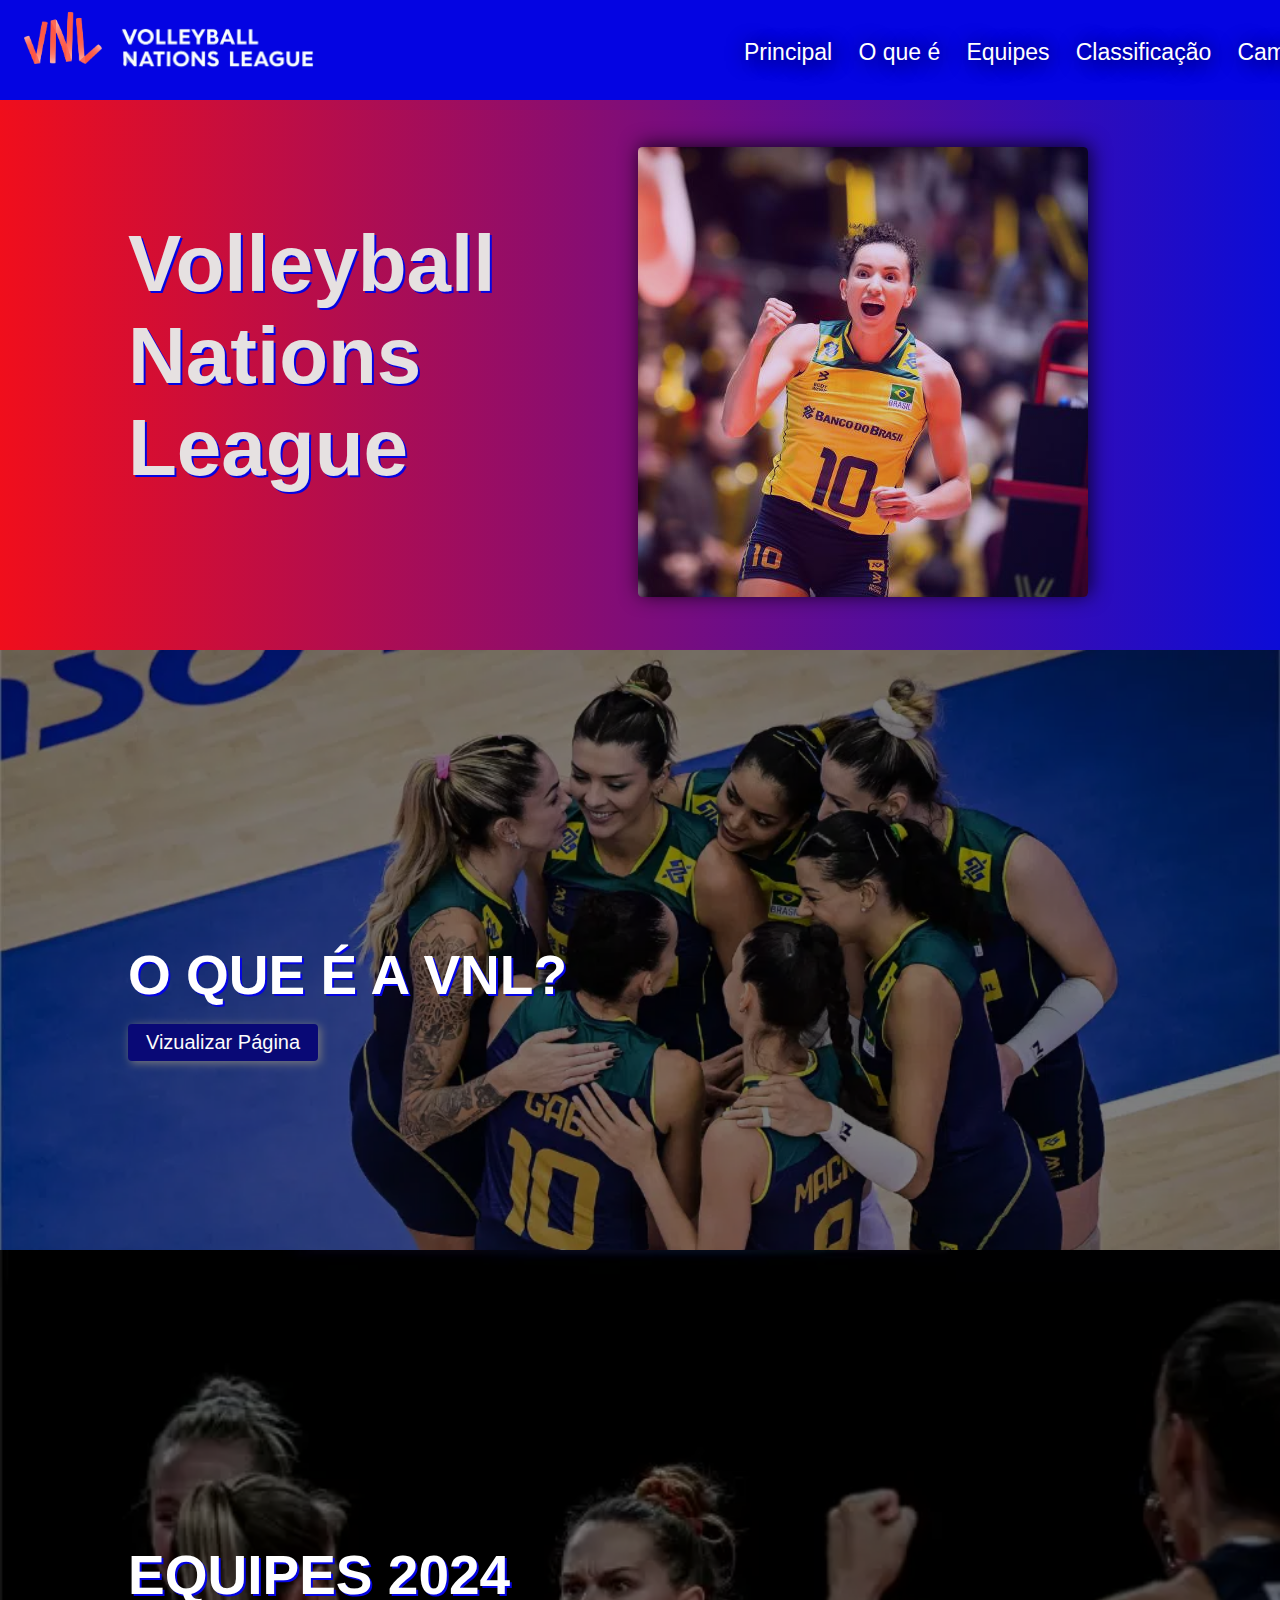
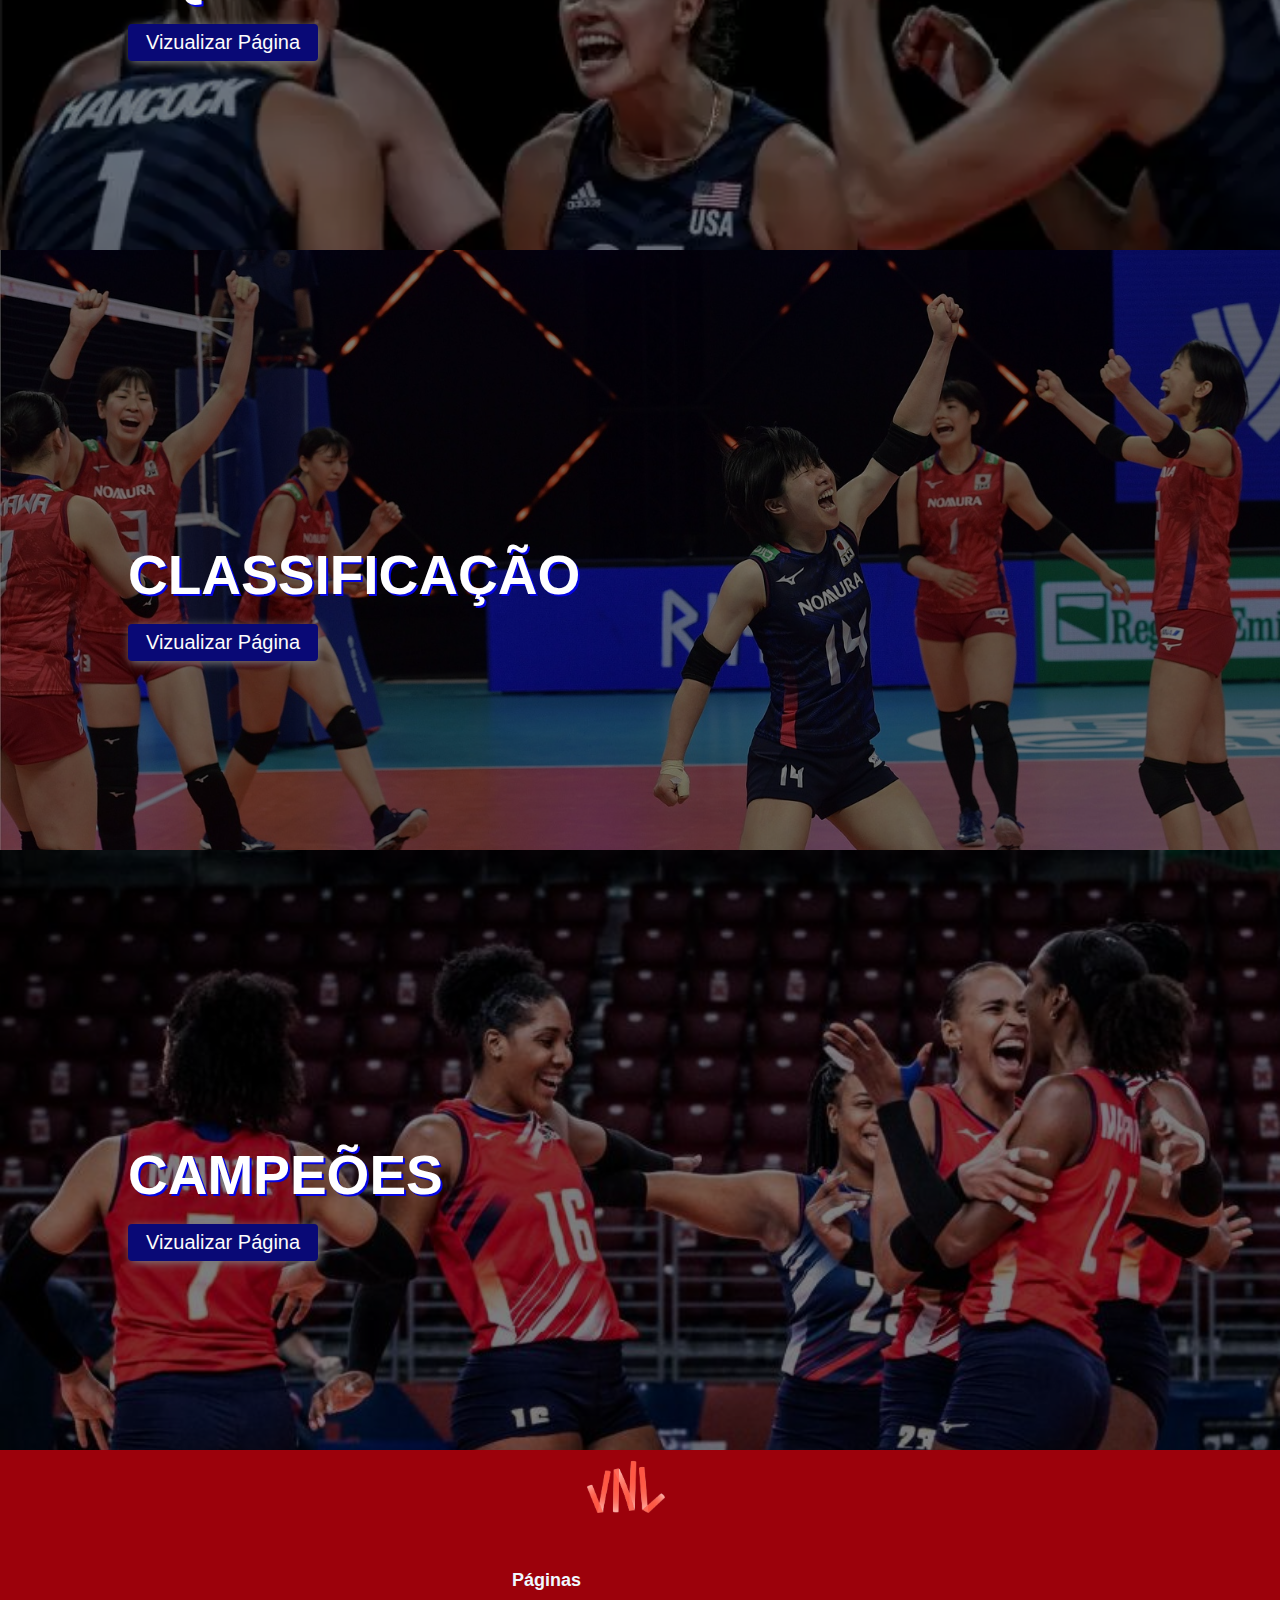
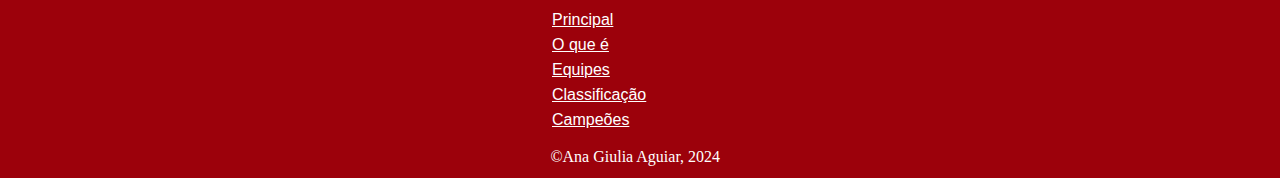
<file: index.html>
<!DOCTYPE html>
<html lang="pt-br">
<head>
    <meta charset="UTF-8">
    <meta name="viewport" content="width=device-width, initial-scale=1.0">
    <title>Volleyball Nations League</title>
    <link rel="stylesheet" href="style.css">
</head>
<body>
    <nav>
        <a href="index.html">
            <img id="img1Nav" src="img/vnl-logo-removebg-preview.png" alt="logo">
            <img id="img2Nav" src="img/logo-vnl-escirta-removebg-preview.png" alt="">
        </a>

        <ul>
            <li><a href="index.html">Principal</a></li>
            <li><a href="oqe.html"> O que é</a></li>
            <li><a href="equipes.html">Equipes</a></li>
            <li><a href="classificacao.html">Classificação</a></li>
            <li><a href="champs.html">Campeões</a></li>
        </ul>
    </nav>
    <div class="landing">
        <h1>Volleyball<br>Nations<br>League</h1>

        <img src="img/gabi-vnl-landing.jpg" alt="Gabi Capitã Time Brasil">
    </div>

    <div class="sobre" style="background-image: url('img/Brasileiras-comemoram-vitoria-VNL-FIVB.webp')">
        <h1>O QUE É A VNL?</h1>
        <div class="button">
            <a href="oqe.html">Vizualizar Página</a>
        </div>
    </div>

    <div class="sobre" style="background-image: url('img/estados-unidos-vnl1.webp')">
        <h1>EQUIPES 2024</h1>
        <div class="button">
            <a href="equipes.html">Vizualizar Página</a>
        </div>
    </div>

    <div class="sobre" style="background-image: url('img/japao.jpg')">
        <h1>CLASSIFICAÇÃO</h1>
        <div class="button">
            <a href="classificacao.html">Vizualizar Página</a>
        </div>
    </div>

    <div class="sobre" style="background-image: url('img/REP.jpg')">
        <h1>CAMPEÕES</h1>
        <div class="button">
            <a href="champs.html">Vizualizar Página</a>
        </div>
    </div>

    <footer>
        <div class="imgFooter">
            <img src="img/vnl-logo-removebg-preview.png" alt="">
        </div>
        <div class="pages">
            <h6>Páginas</h6>
            <ul>
                <li><a href="index.html">Principal</a></li>
                <li><a href="oqe.html"> O que é</a></li>
                <li><a href="equipes.html">Equipes</a></li>
                <li><a href="classificacao.html">Classificação</a></li>
                <li><a href="champs.html">Campeões</a></li>
            </ul>
        </div>    
        <div id="copy"> &COPY;Ana Giulia Aguiar, 2024</div>
        
    </footer>
</body>
</html>
</file>
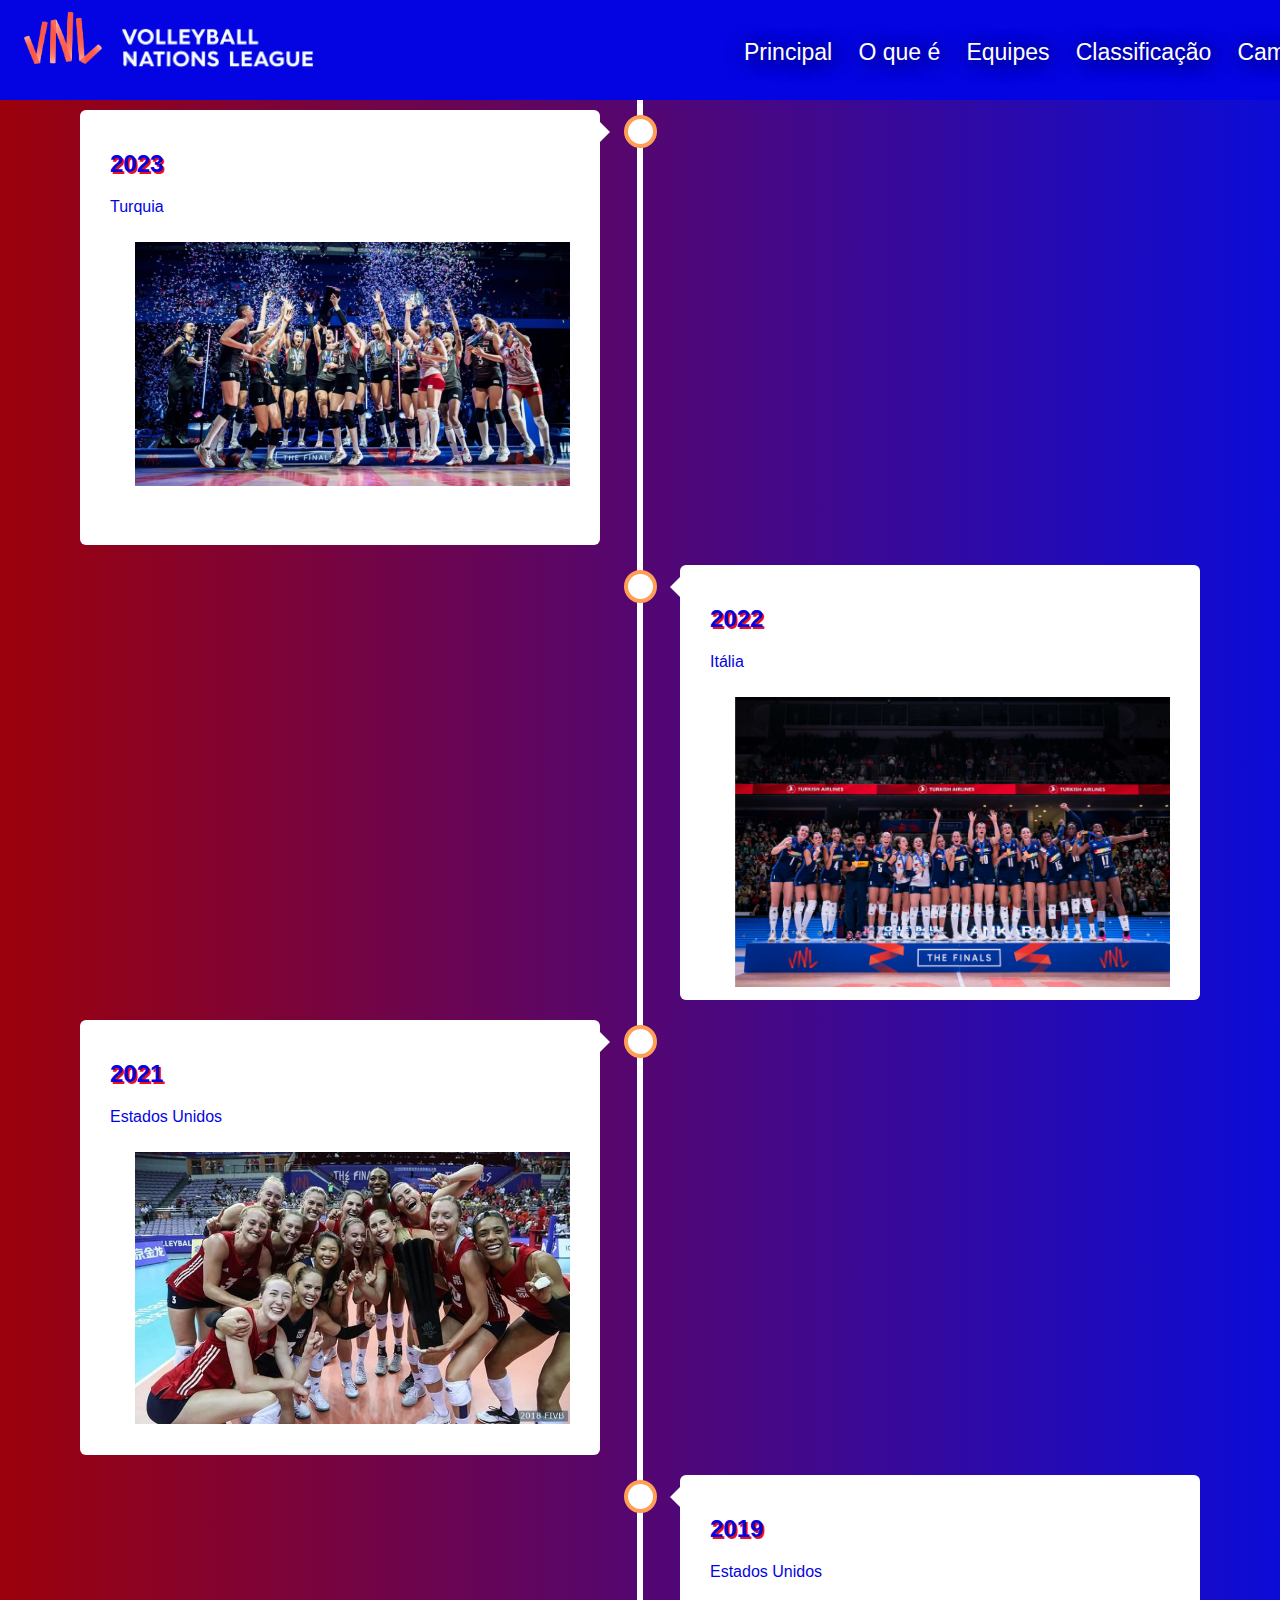
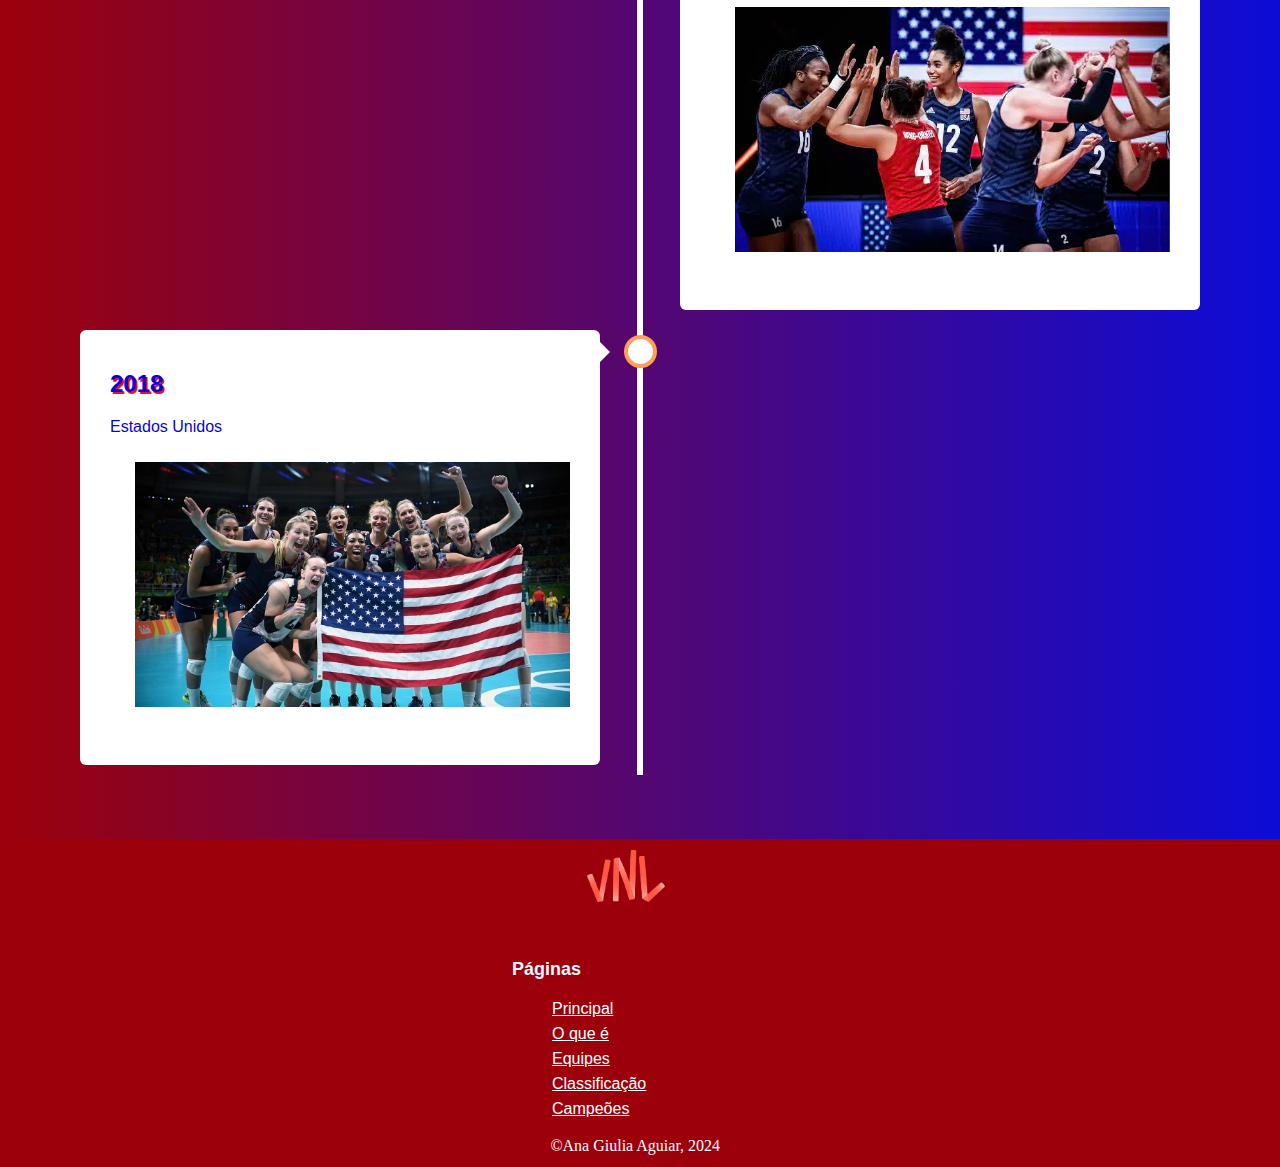
<file: champs.html>
<!DOCTYPE html>
<html lang="pt-br">
<head>
    <meta charset="UTF-8">
    <meta name="viewport" content="width=device-width, initial-scale=1.0">
    <title>Campeões VNL</title>
    <link rel="stylesheet" href="style.css">
</head>
<body>
    <nav>
        <a href="index.html">
            <img id="img1Nav" src="img/vnl-logo-removebg-preview.png" alt="logo">
            <img id="img2Nav" src="img/logo-vnl-escirta-removebg-preview.png" alt="">
        </a>

        <ul>
            <li><a href="index.html">Principal</a></li>
            <li><a href="oqe.html"> O que é</a></li>
            <li><a href="equipes.html">Equipes</a></li>
            <li><a href="classificacao.html">Classificação</a></li>
            <li><a href="champs.html">Campeões</a></li>
        </ul>
    </nav>

    <div class="content">
        <div class="timeline">
            <div class="container left">
                <div class="conteudo">
                    <h2 >2023</h2>
                    <p>Turquia</p>
                    <img id="tur-img" src="img/tur-champs.jpg" alt="">
                </div>
            </div>
        </div>
        
        <div class="timeline">
            <div class="container right">
                <div class="conteudo">
                    <h2>2022</h2>
                    <p>Itália</p>
                    <img id="tur-img" src="img/ita-champs.jpg" alt="">
                </div>
            </div>
        </div>
        
        <div class="timeline">
            <div class="container left">
                <div class="conteudo">
                    <h2>2021</h2>
                    <p>Estados Unidos</p>
                    <img id="tur-img" src="img/eua-champ1.jpg" alt="">
                </div>
            </div>
        </div>

        <div class="timeline">
            <div class="container right">
                <div class="conteudo">
                    <h2>2019</h2>
                    <p>Estados Unidos</p>
                    <img id="tur-img" src="img/eua-champs2.webp" alt="">
                </div>
            </div>
        </div>

        <div class="timeline">
            <div class="container left">
                <div class="conteudo">
                    <h2>2018</h2>
                    <p>Estados Unidos</p>
                    <img id="tur-img" src="img/eua-champs3.jpg" alt="">
                </div>
            </div>
        </div>
    </div>
    <footer>
        <div class="imgFooter">
            <img src="img/vnl-logo-removebg-preview.png" alt="">
        </div>
        <div class="pages">
            <h6>Páginas</h6>
            <ul>
                <li><a href="index.html">Principal</a></li>
                <li><a href="oqe.html"> O que é</a></li>
                <li><a href="equipes.html">Equipes</a></li>
                <li><a href="classificacao.html">Classificação</a></li>
                <li><a href="champs.html">Campeões</a></li>
            </ul>
        </div>    
        <div id="copy"> &COPY;Ana Giulia Aguiar, 2024</div>
        
    </footer>
</body>
</html>
</file>
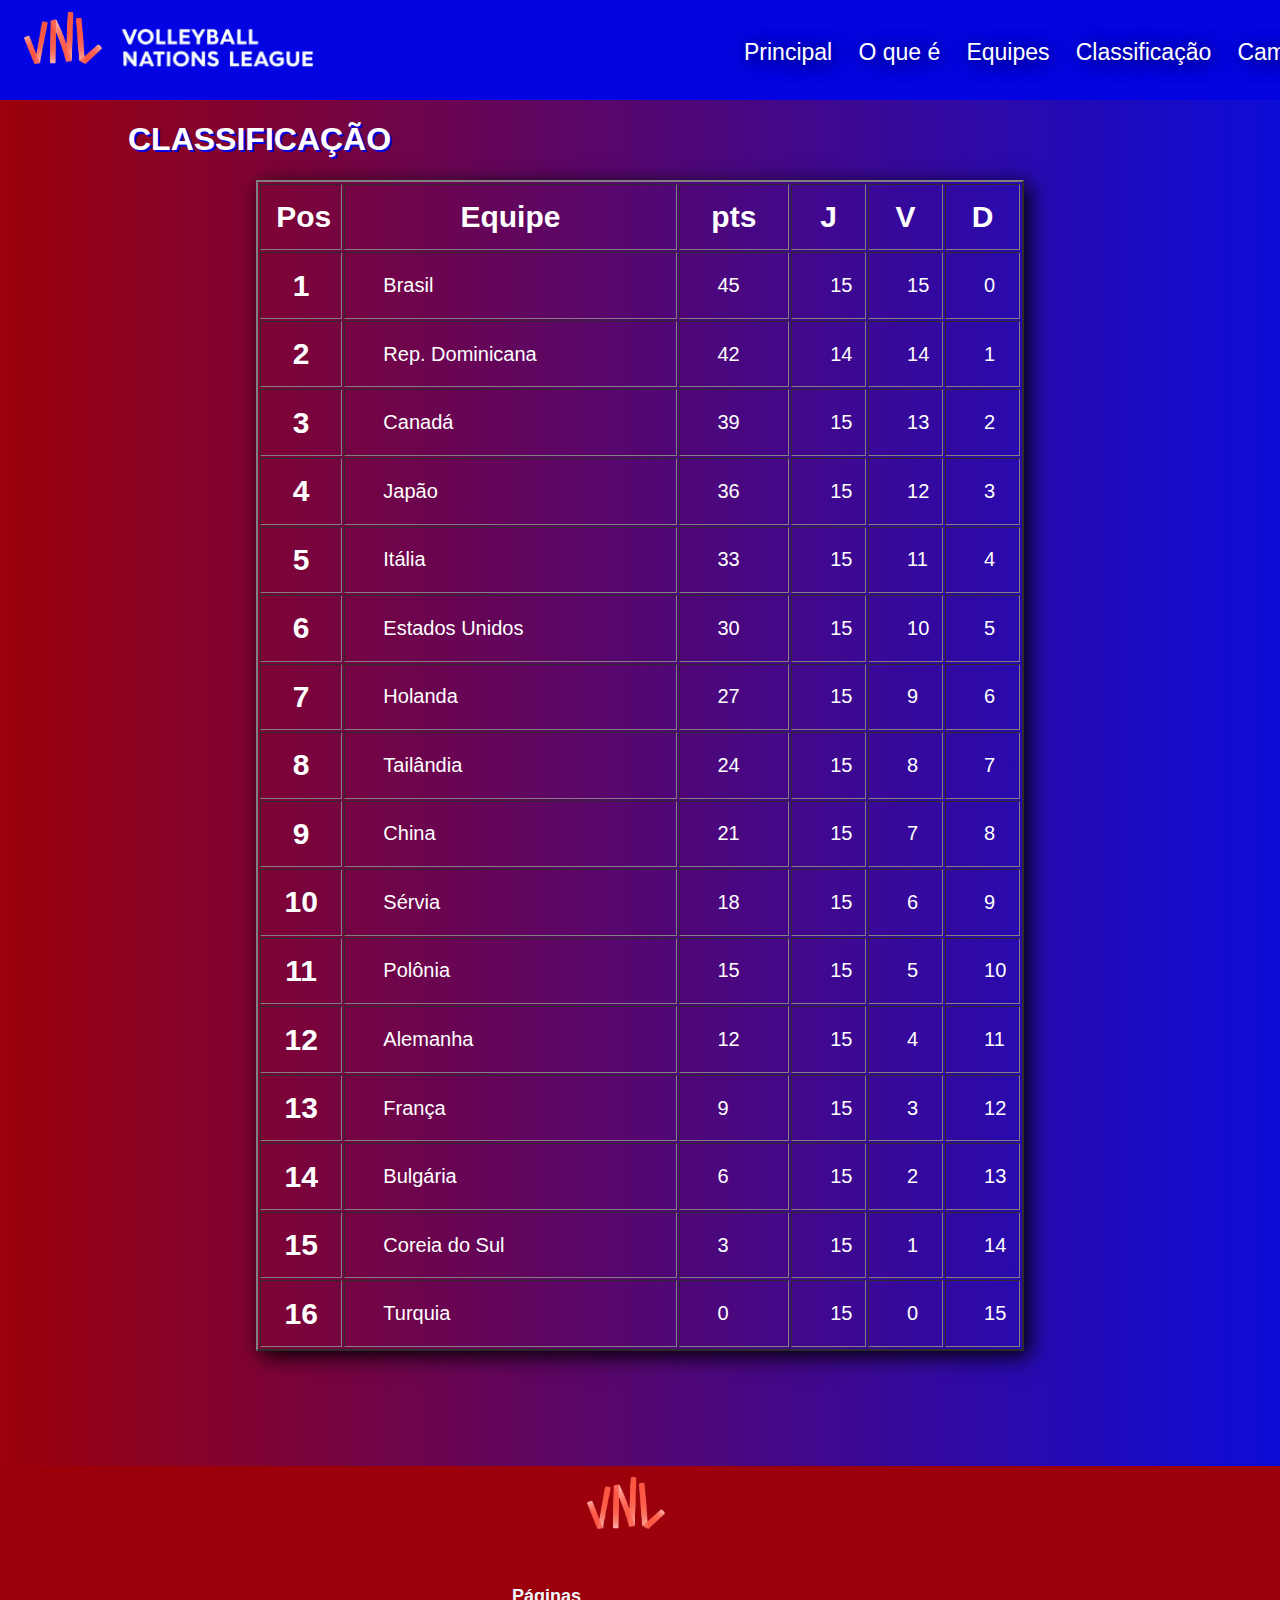
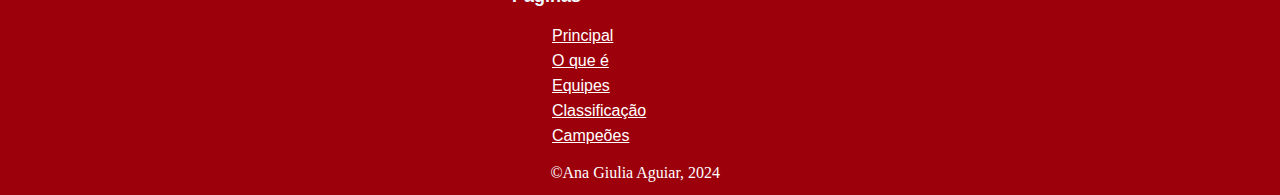
<file: classificacao.html>
<!DOCTYPE html>
<html lang="pt-br">
<head>
    <meta charset="UTF-8">
    <meta name="viewport" content="width=device-width, initial-scale=1.0">
    <title>Classificação VNL 2024</title>
    <link rel="stylesheet" href="style.css">
</head>
<body>
    <nav>
        <a href="index.html">
            <img id="img1Nav" src="img/vnl-logo-removebg-preview.png" alt="logo">
            <img id="img2Nav" src="img/logo-vnl-escirta-removebg-preview.png" alt="">
        </a>

        <ul>
            <li><a href="index.html">Principal</a></li>
            <li><a href="oqe.html"> O que é</a></li>
            <li><a href="equipes.html">Equipes</a></li>
            <li><a href="classificacao.html">Classificação</a></li>
            <li><a href="champs.html">Campeões</a></li>
        </ul>
    </nav>
    
    <div class="content">
        <h1 id="titulo-clas">CLASSIFICAÇÃO</h1>
        <table class="classificacao" border="2">
            <tr >
                <th width="90px">Pos</th>
                <th width="400px">Equipe</th>
                <th width="130px">pts</th>
                <th width="90px">J</th>
                <th width="90px">V</th>
                <th width="90px">D</th>
            </tr>
            <tr>
                <th class="pos">1</th>
                <td >Brasil</td>
                <td>45</td>
                <td>15</td>
                <td>15</td>
                <td>0</td>
            </tr>
            <tr>
                <th class="pos">2</th>
                <td>Rep. Dominicana</td>
                <td>42</td>
                <td>14</td>
                <td>14</td>
                <td>1</td>
            </tr>
            <tr>
                <th class="pos">3</th>
                <td>Canadá</td>
                <td>39</td>
                <td>15</td>
                <td>13</td>
                <td>2</td>
            </tr>
            <tr>
                <th class="pos">4</th>
                <td>Japão</td>
                <td>36</td>
                <td>15</td>
                <td>12</td>
                <td>3</td>
            </tr>
            <tr>
                <th class="pos">5</th>
                <td>Itália</td>
                <td>33</td>
                <td>15</td>
                <td>11</td>
                <td>4</td>
            </tr>
            <tr>
                <th class="pos">6</th>
                <td>Estados Unidos</td>
                <td>30</td>
                <td>15</td>
                <td>10</td>
                <td>5</td>
            </tr>
            <tr>
                <th class="pos">7</th>
                <td>Holanda</td>
                <td>27</td>
                <td>15</td>
                <td>9</td>
                <td>6</td>
            </tr>
            <tr>
                <th class="pos">8</th>
                <td>Tailândia</td>
                <td>24</td>
                <td>15</td>
                <td>8</td>
                <td>7</td>
            </tr>
            <tr>
                <th class="pos">9</th>
                <td>China</td>
                <td>21</td>
                <td>15</td>
                <td>7</td>
                <td>8</td>
            </tr>
            <tr>
                <th class="pos">10</th>
                <td>Sérvia</td>
                <td>18</td>
                <td>15</td>
                <td>6</td>
                <td>9</td>
            </tr>
            <tr>
                <th class="pos">11</th>
                <td>Polônia</td>
                <td>15</td>
                <td>15</td>
                <td>5</td>
                <td>10</td>
            </tr>
            <tr>
                <th class="pos">12</th>
                <td>Alemanha</td>
                <td>12</td>
                <td>15</td>
                <td>4</td>
                <td>11</td>
            </tr>
            <tr>
                <th class="pos">13</th>
                <td>França</td>
                <td>9</td>
                <td>15</td>
                <td>3</td>
                <td>12</td>
            </tr>
            <tr>
                <th class="pos">14</th>
                <td>Bulgária</td>
                <td>6</td>
                <td>15</td>
                <td>2</td>
                <td>13</td>
            </tr>
            <tr>
                <th class="pos">15</th>
                <td>Coreia do Sul</td>
                <td>3</td>
                <td>15</td>
                <td>1</td>
                <td>14</td>
            </tr>
            <tr>
                <th class="pos">16</th>
                <td>Turquia</td>
                <td>0</td>
                <td>15</td>
                <td>0</td>
                <td>15</td>
            </tr>
        </table>
    </div>
    <footer>
        <div class="imgFooter">
            <img src="img/vnl-logo-removebg-preview.png" alt="">
        </div>
        <div class="pages">
            <h6>Páginas</h6>
            <ul>
                <li><a href="index.html">Principal</a></li>
                <li><a href="oqe.html"> O que é</a></li>
                <li><a href="equipes.html">Equipes</a></li>
                <li><a href="classificacao.html">Classificação</a></li>
                <li><a href="champs.html">Campeões</a></li>
            </ul>
        </div>    
        <div id="copy"> &COPY;Ana Giulia Aguiar, 2024</div>
        
    </footer>
</body>
</html>
</file>
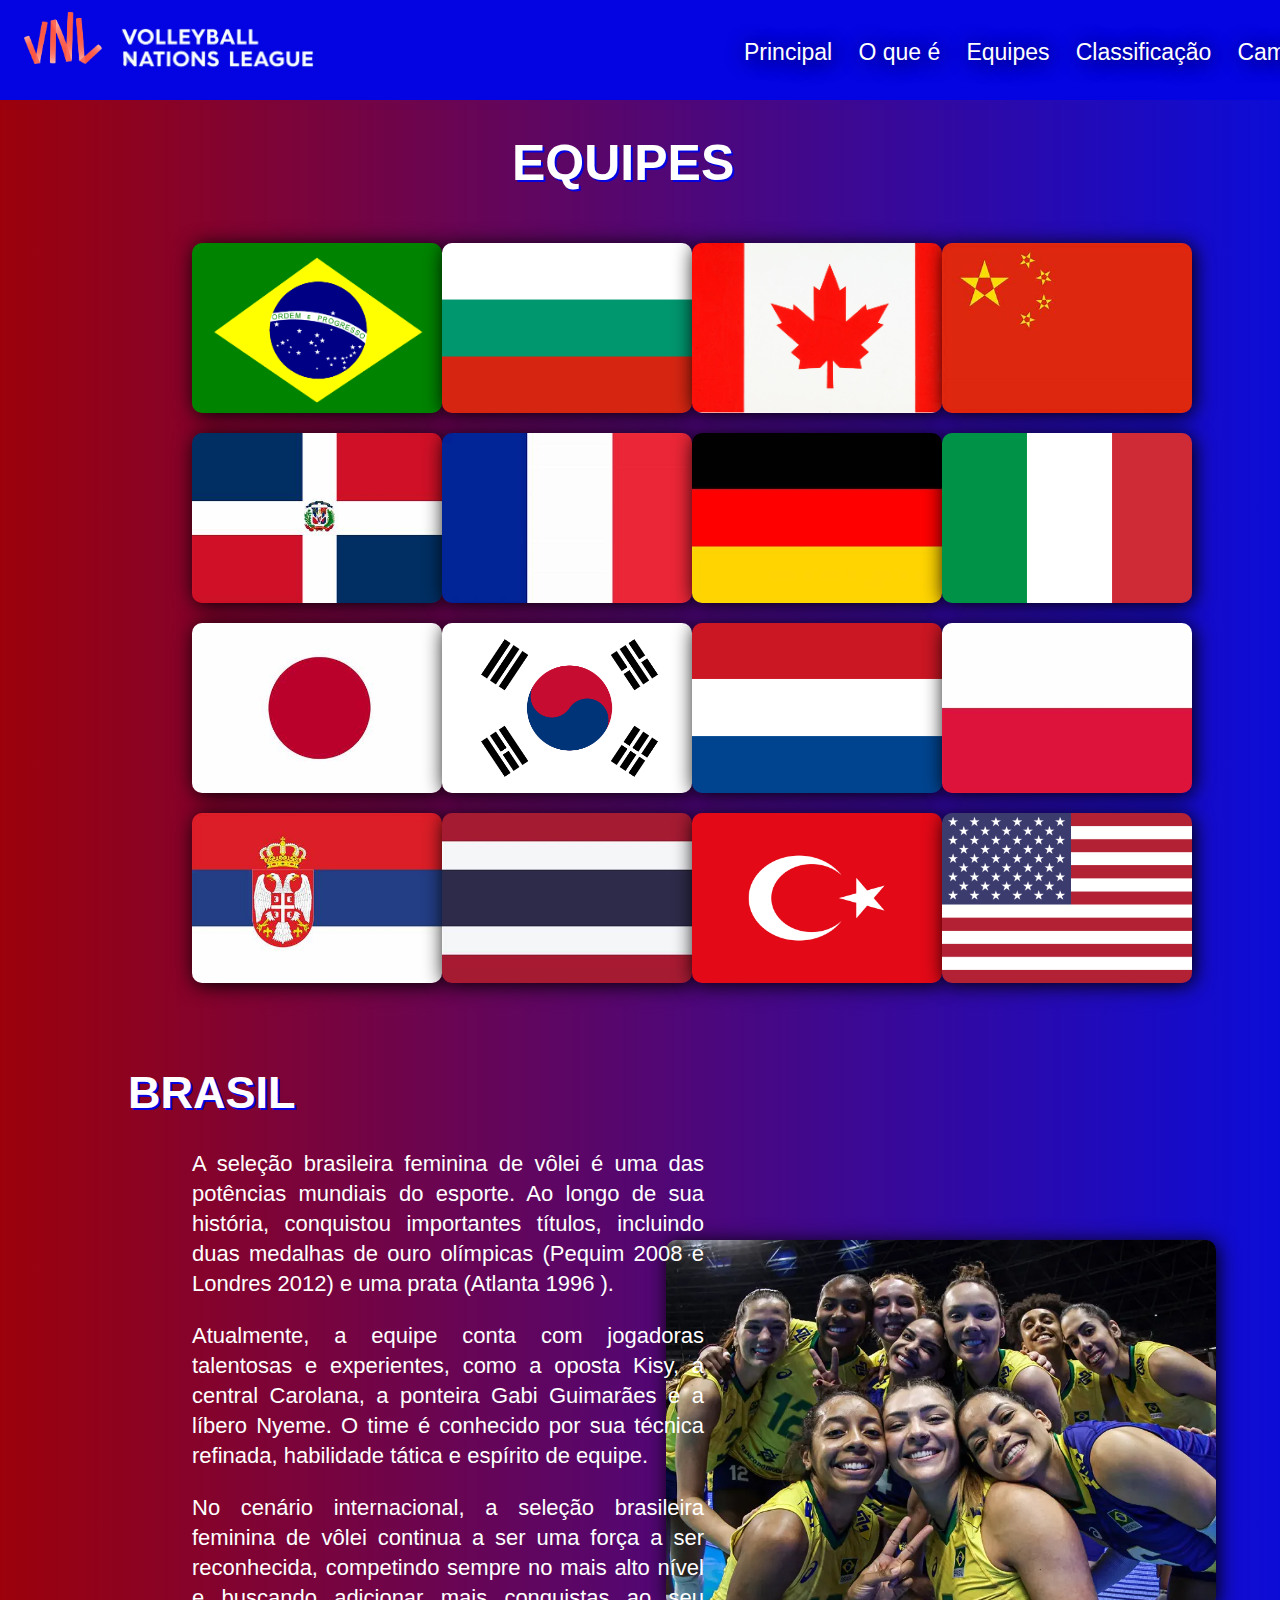
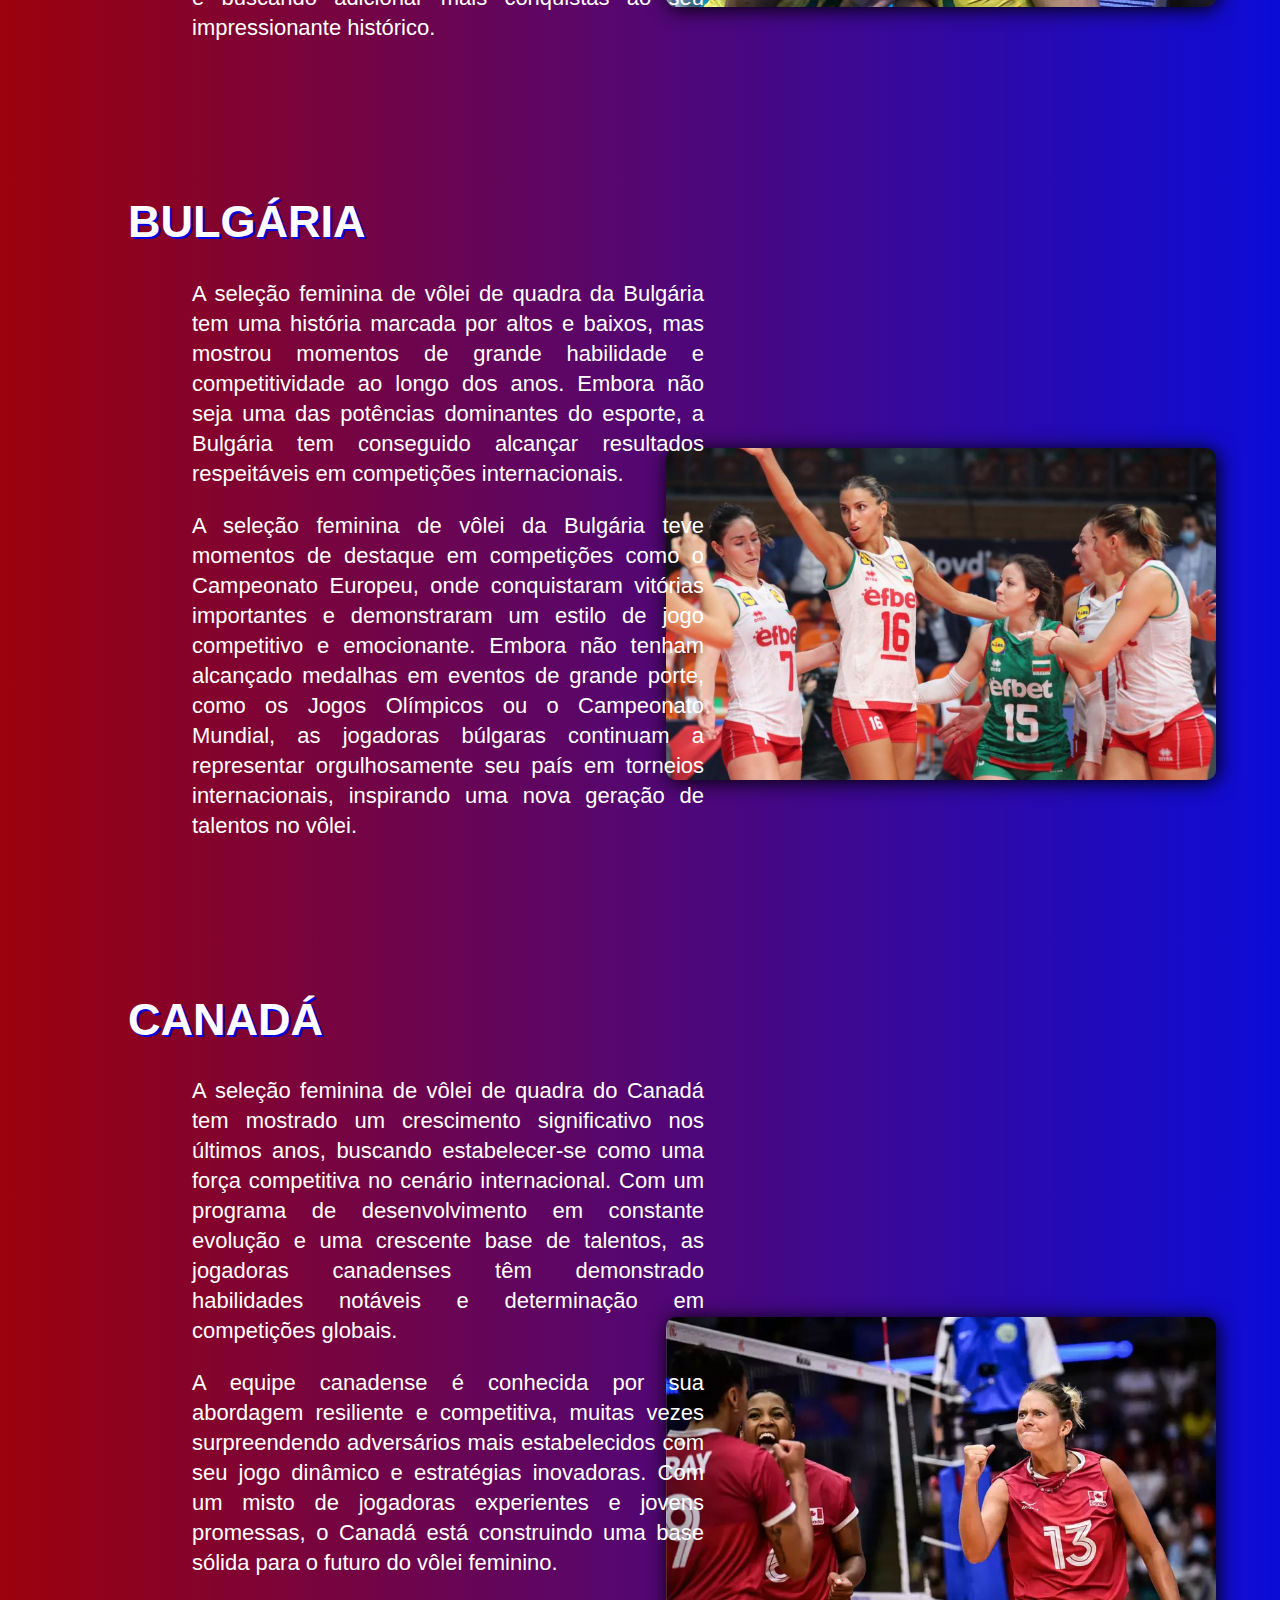
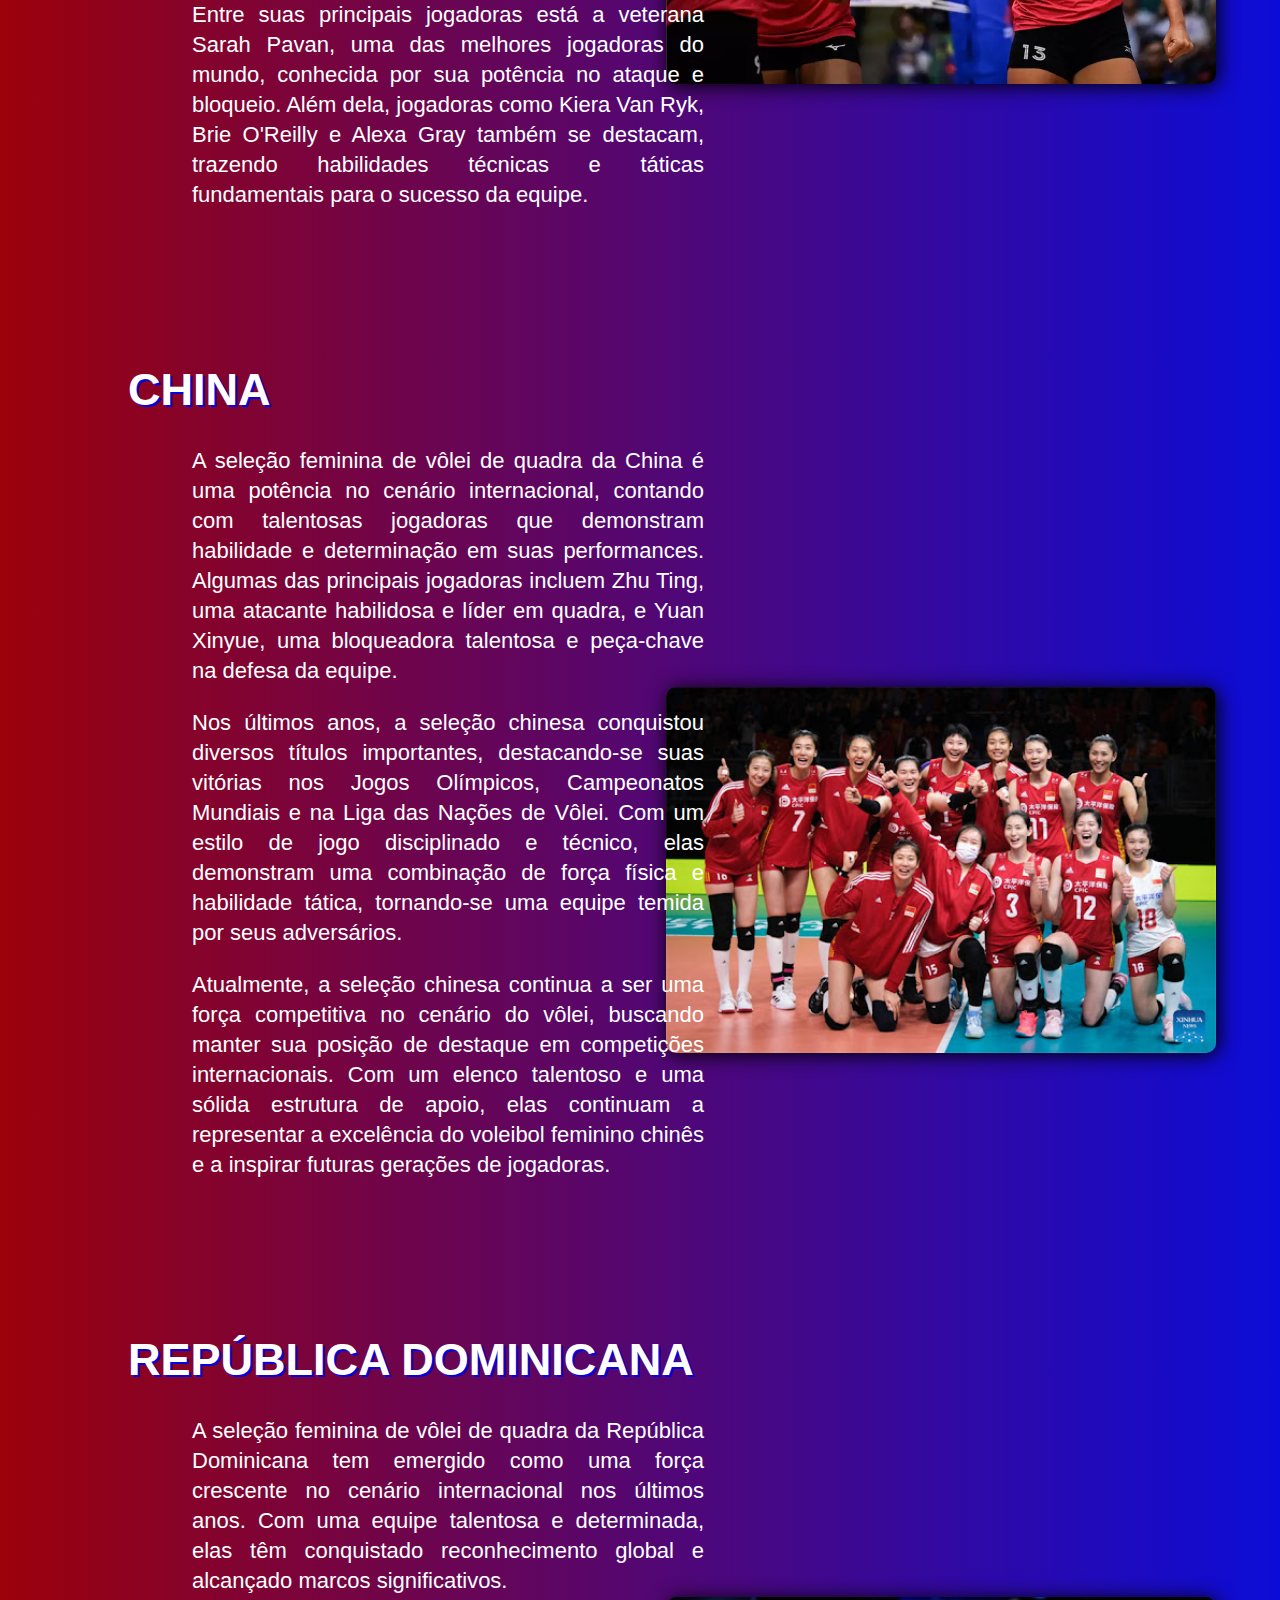
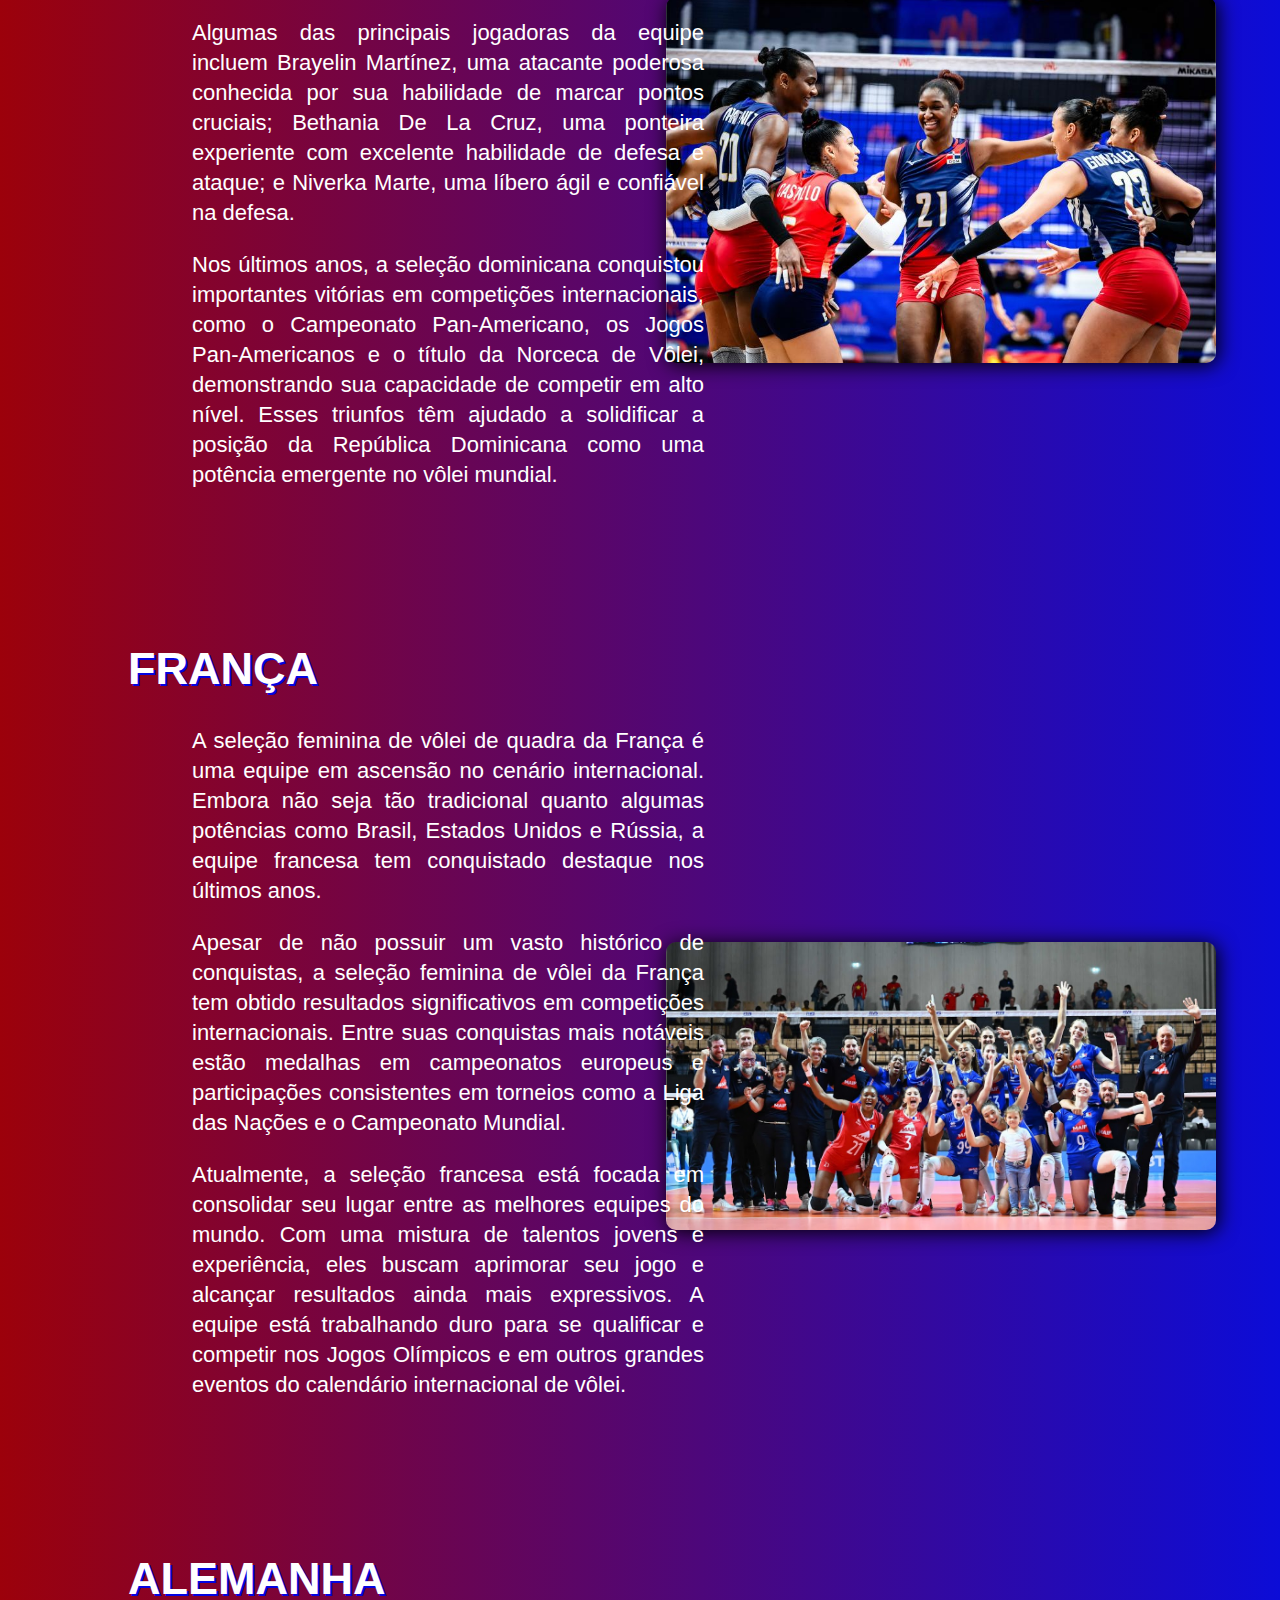
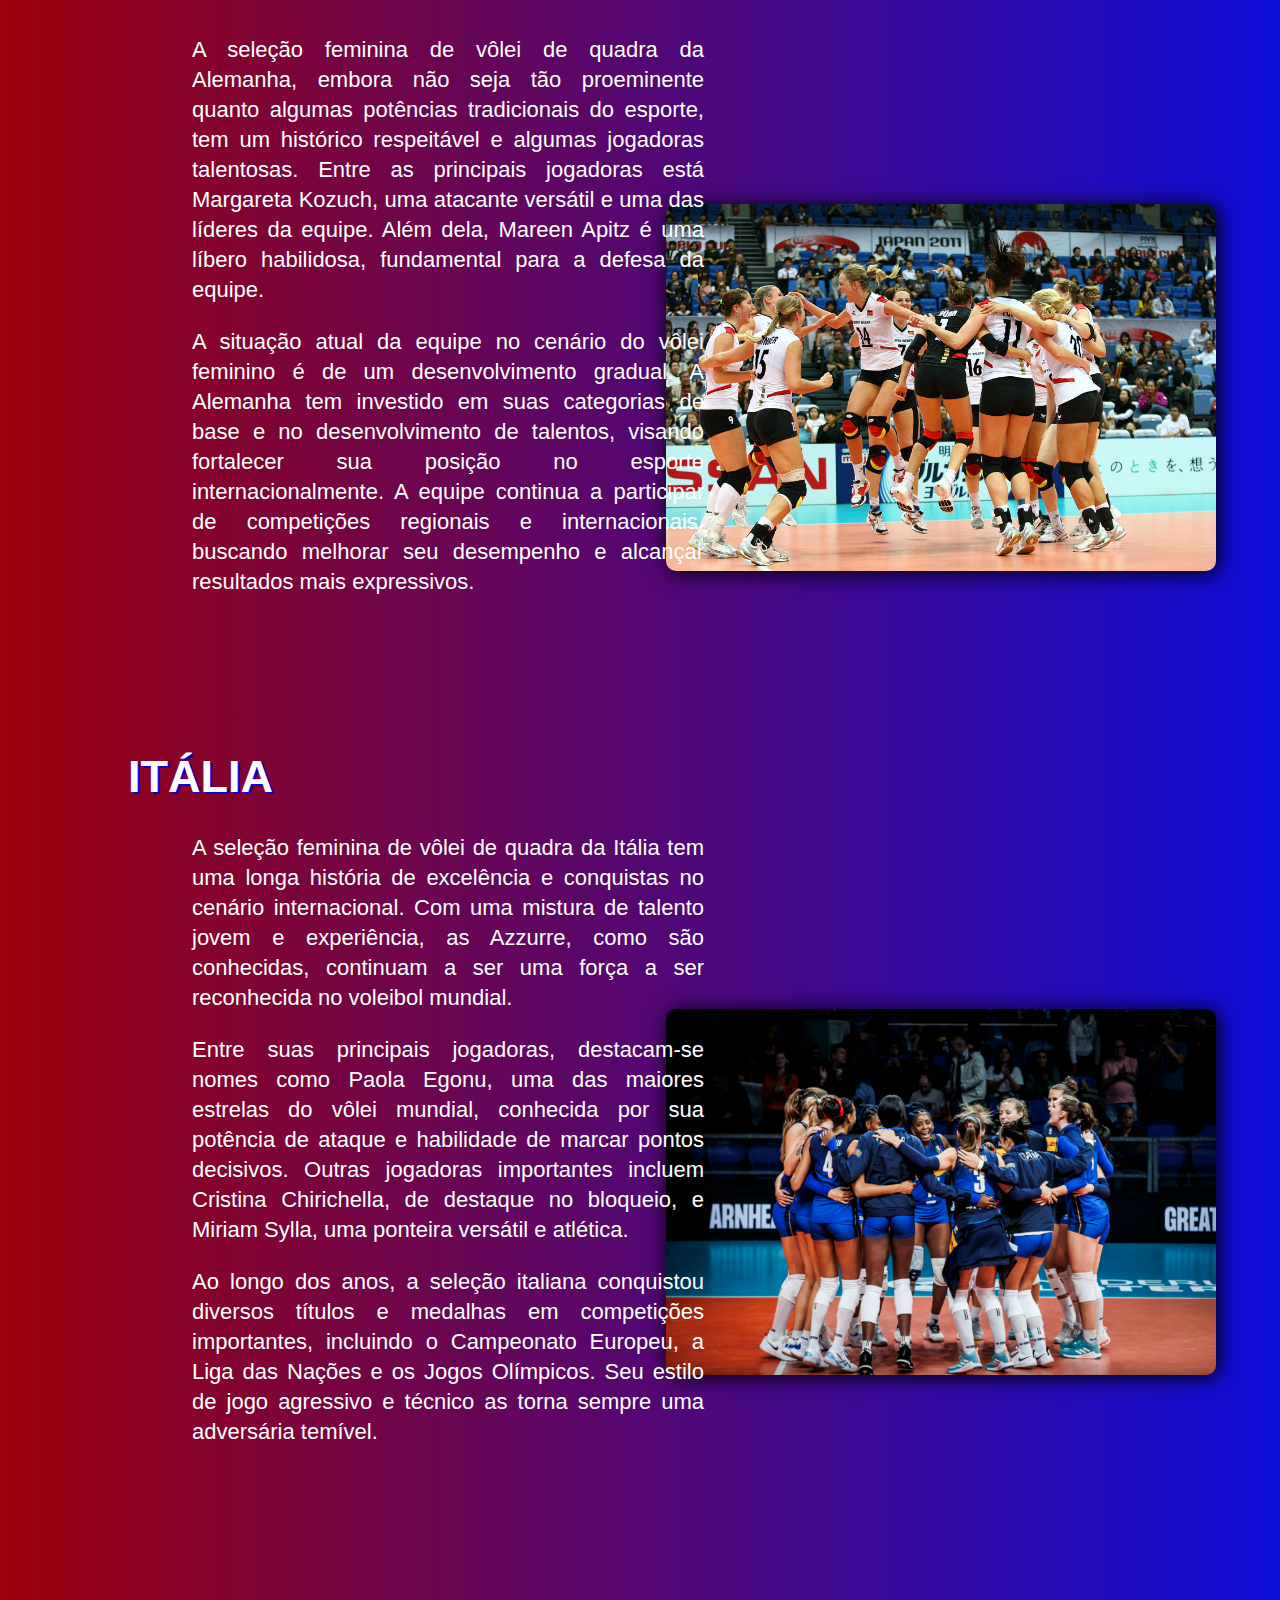
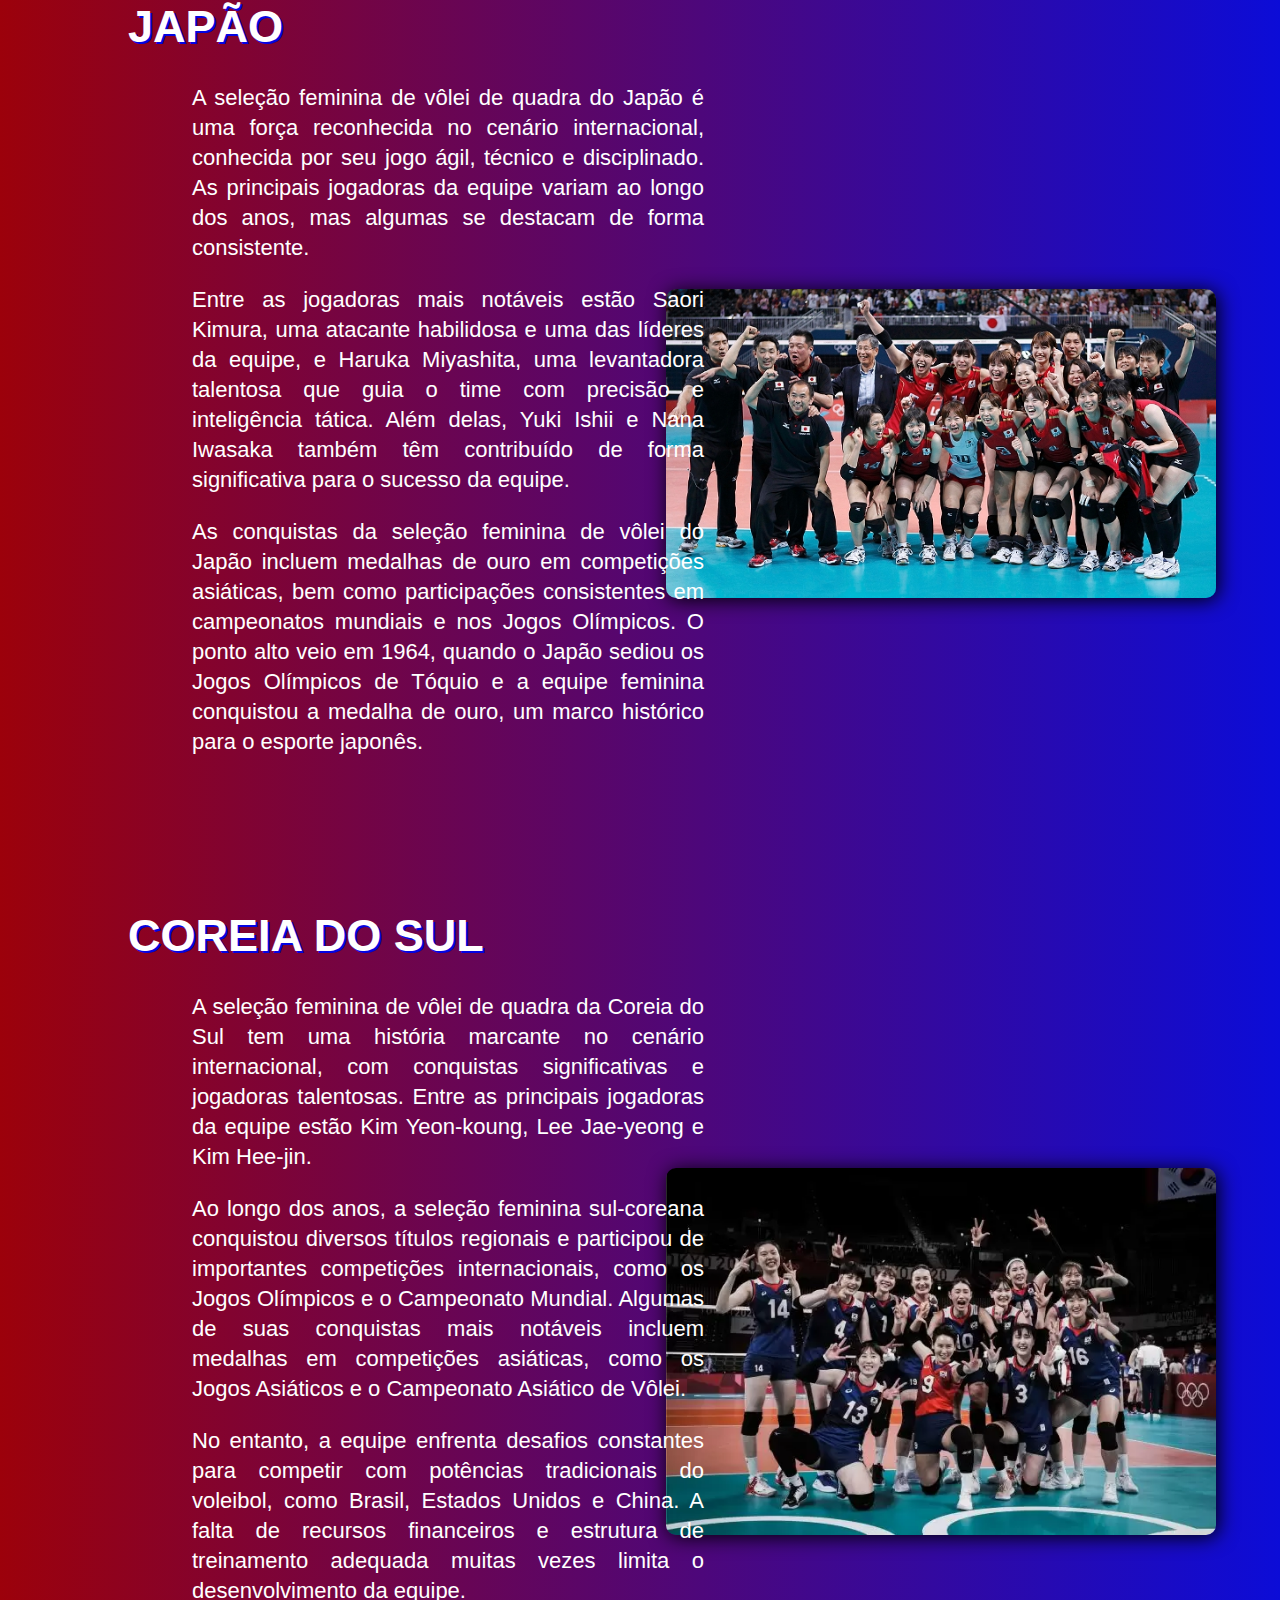
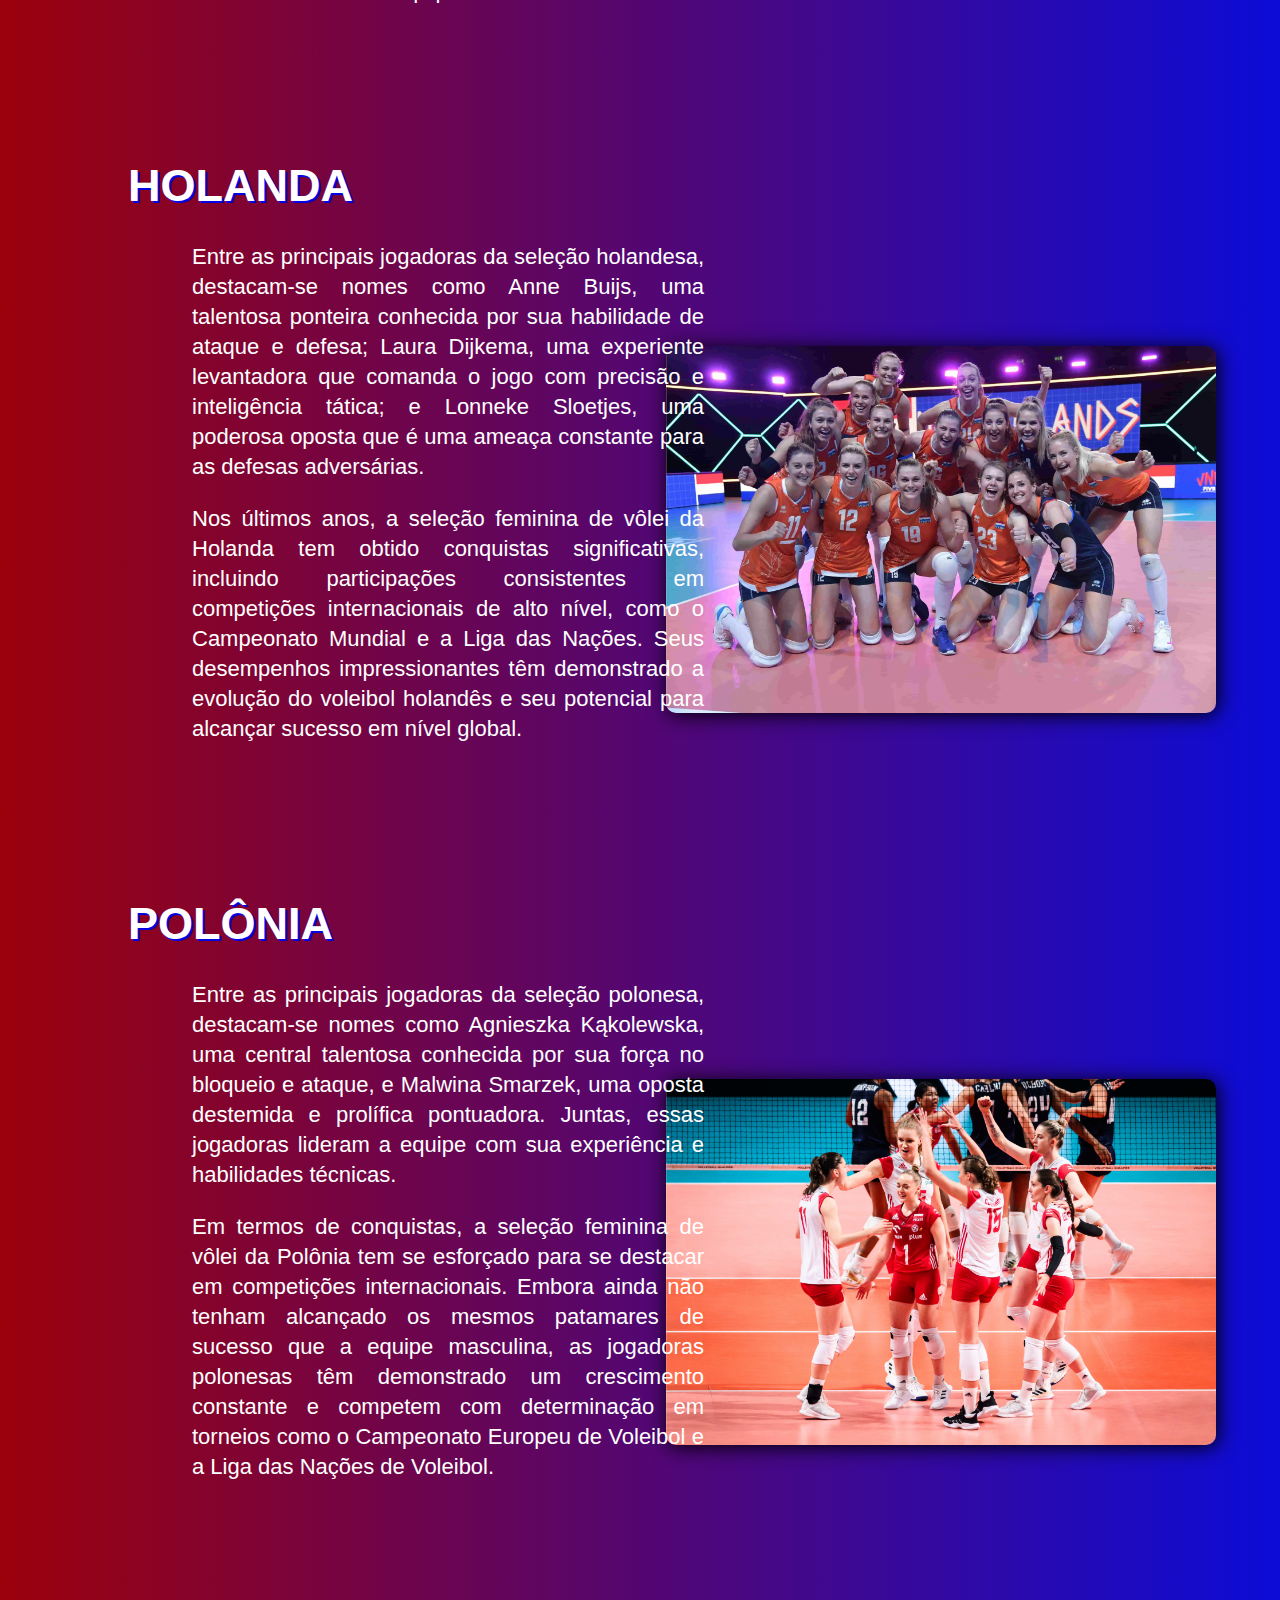
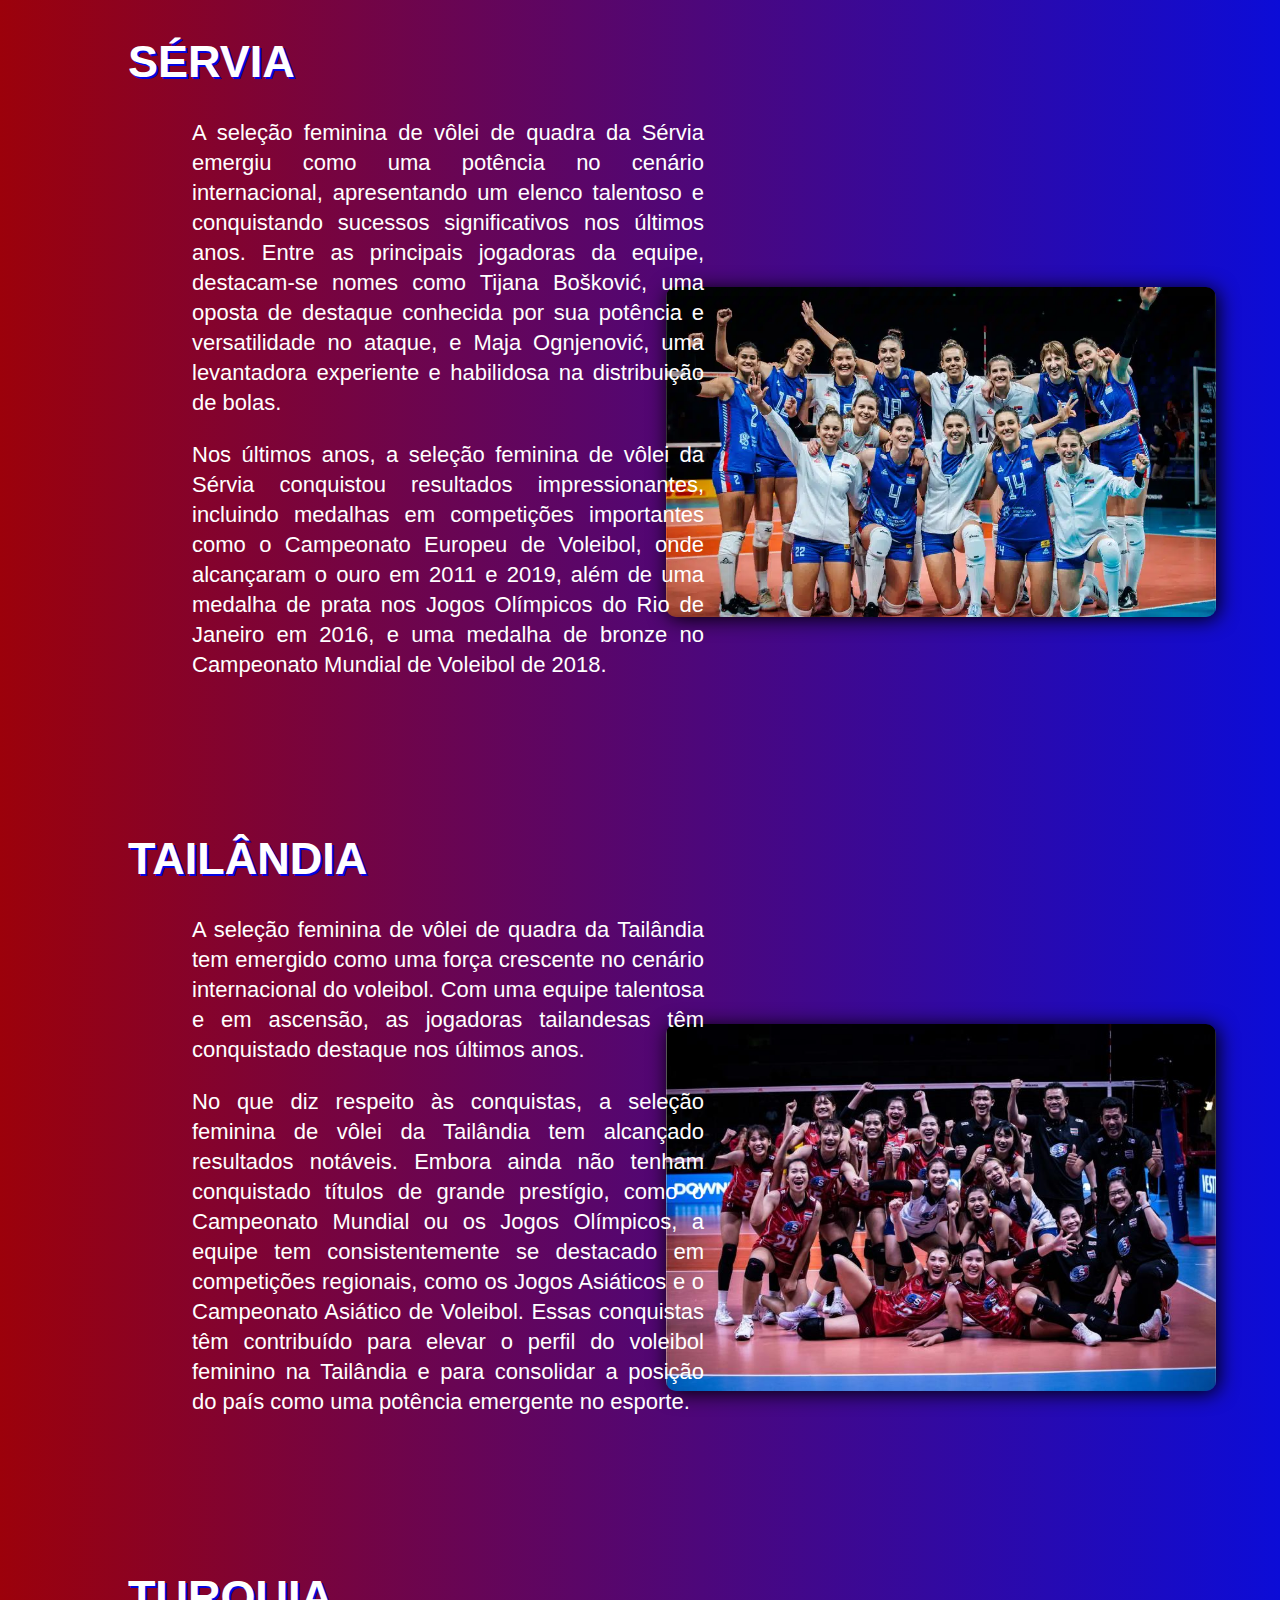
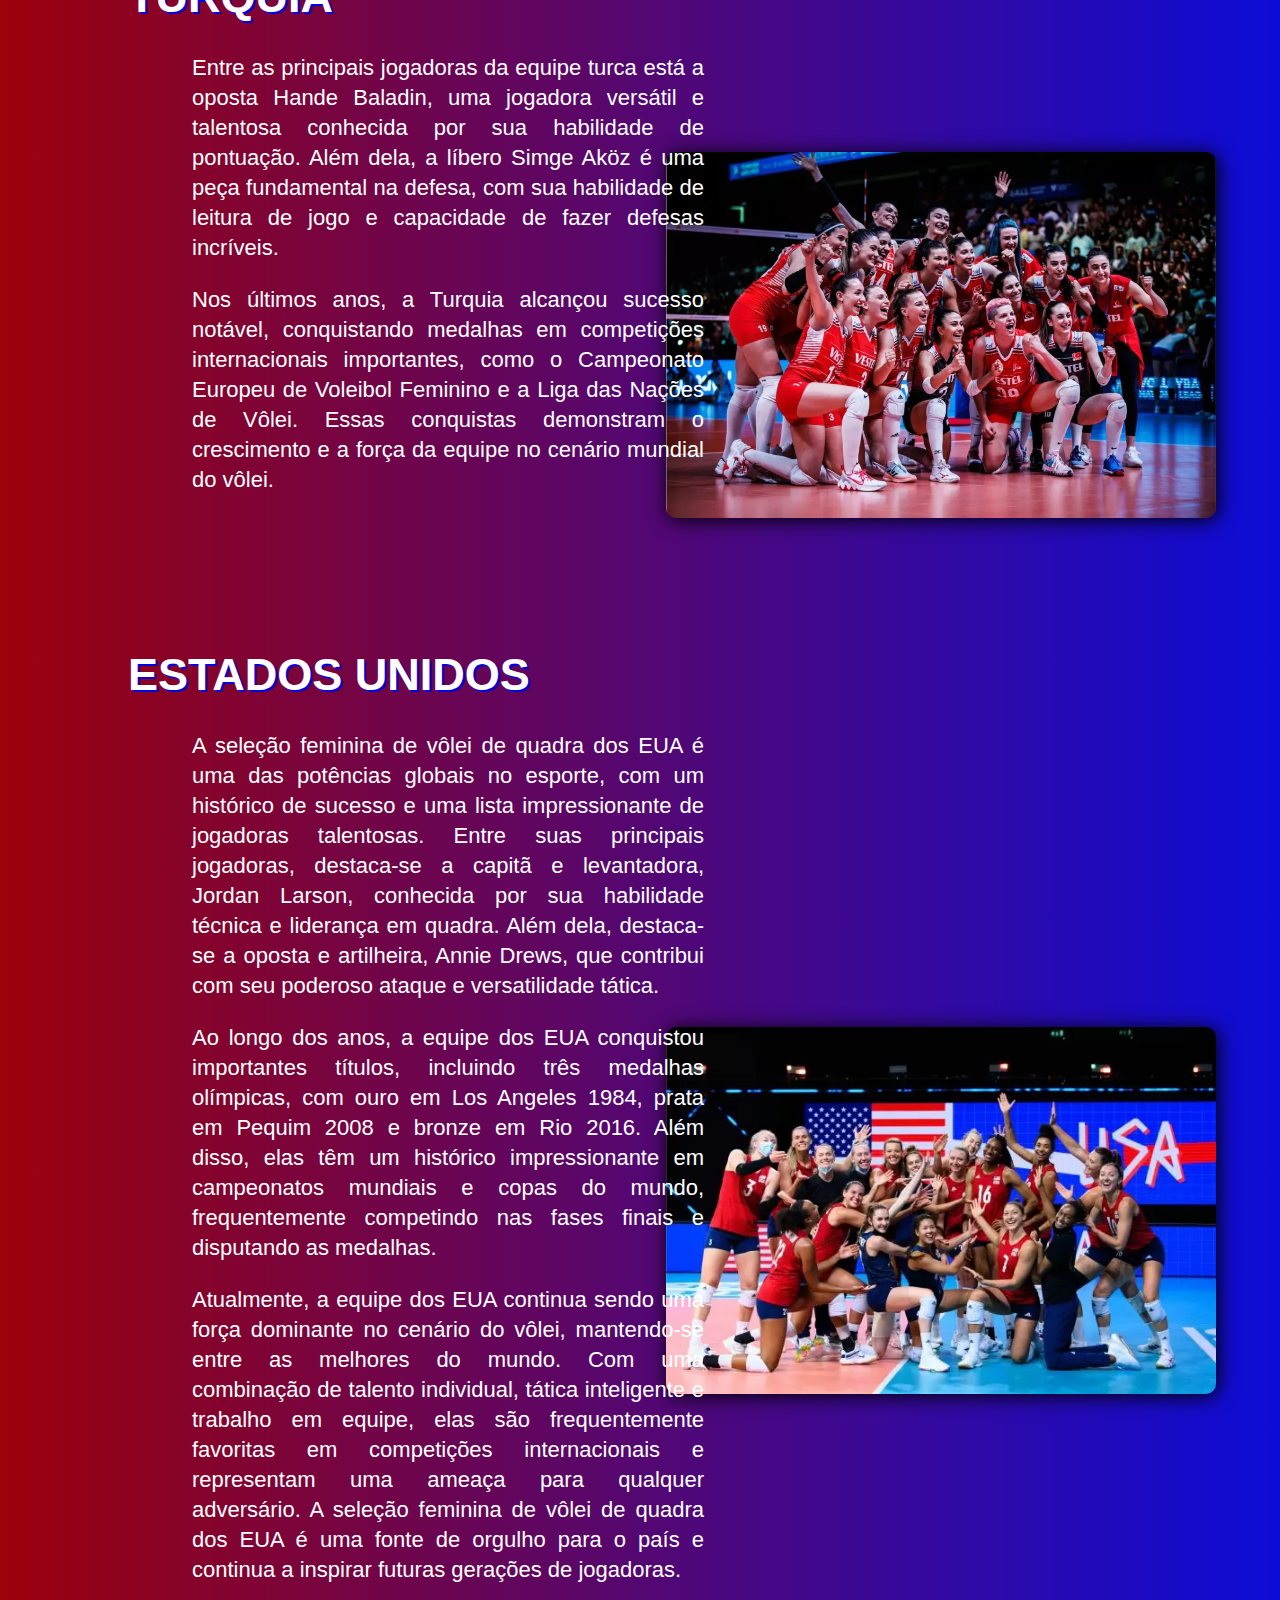
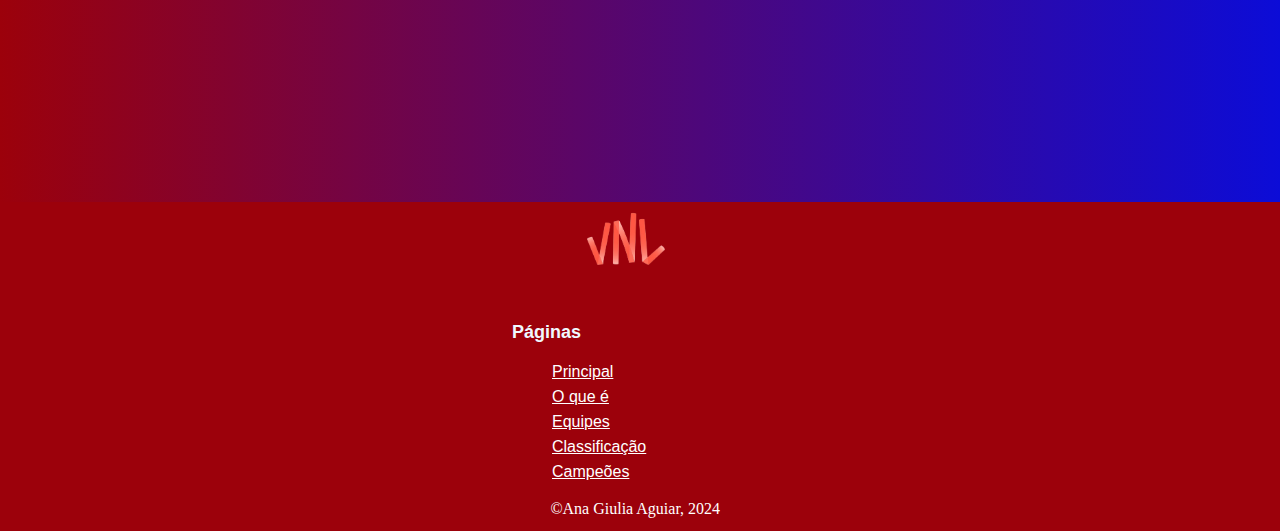
<file: equipes.html>
<!DOCTYPE html>
<html lang="pt-br">
<head>
    <meta charset="UTF-8">
    <meta name="viewport" content="width=device-width, initial-scale=1.0">
    <title>Equipes VNL 2024</title>
    <link rel="stylesheet" href="style.css">
</head>
<body>
    <nav>
        <a href="index.html">
            <img id="img1Nav" src="img/vnl-logo-removebg-preview.png" alt="logo">
            <img id="img2Nav" src="img/logo-vnl-escirta-removebg-preview.png" alt="">
        </a>

        <ul>
            <li><a href="index.html">Principal</a></li>
            <li><a href="oqe.html"> O que é</a></li>
            <li><a href="equipes.html">Equipes</a></li>
            <li><a href="classificacao.html">Classificação</a></li>
            <li><a href="champs.html">Campeões</a></li>
        </ul>
    </nav>
   <div class="content">
        <h1 id="titulo-equipes">EQUIPES</h1>
        <div class="tabela">
            <div class="item" style="background-image: url(img/brasil.gif);">
                <a href="#brasil">
                <div class="blackbox">
                    <div class="blackbox-text">
                        <h1>Brasil</h1>
                    </div>
                </div>
                </a>
            </div>
            <div class="item" style="background-image: url(img/bulgaria.png);">
                <a href="#bulgaria">
                    <div class="blackbox">
                        <div class="blackbox-text">
                            <h1>Bulgária</h1>
                        </div>
                    </div>
                    </a>
            </div>
            <div class="item" style="background-image: url(img/canada.png) ;">
                <a href="#canada">
                    <div class="blackbox">
                        <div class="blackbox-text">
                            <h1>Canadá</h1>
                        </div>
                    </div>
                    </a>
            </div>
            <div class="item" style="background-image: url(img/china.jpeg) ;">
                <a href="#china">
                    <div class="blackbox">
                        <div class="blackbox-text">
                            <h1>China</h1>
                        </div>
                    </div>
                    </a>
            </div>
            <div class="item" style="background-image: url(img/rep-dom.jpeg) ;">
                <a href="#rep">
                    <div class="blackbox">
                        <div class="blackbox-text">
                            <h1>República Dominicana</h1>
                        </div>
                    </div>
                    </a>
            </div>
            <div class="item" style="background-image: url(img/franca.jpeg) ;">
                <a href="#franca">
                    <div class="blackbox">
                        <div class="blackbox-text">
                            <h1>França</h1>
                        </div>
                    </div>
                    </a>
            </div>
            <div class="item" style="background-image: url(img/ale.jpeg) ;">
                <a href="#alemanha">
                    <div class="blackbox">
                        <div class="blackbox-text">
                            <h1>Alemanha</h1>
                        </div>
                    </div>
                    </a>
            </div>
            <div class="item" style="background-image: url(img/ita.png) ;">
                <a href="#italia">
                    <div class="blackbox">
                        <div class="blackbox-text">
                            <h1>Itália</h1>
                        </div>
                    </div>
                    </a>
            </div>
            <div class="item" style="background-image: url(img/japao-ban.jpeg) ;">
                <a href="#japao">
                    <div class="blackbox">
                        <div class="blackbox-text">
                            <h1>Japão</h1>
                        </div>
                    </div>
                    </a>
            </div>
            <div class="item" style="background-image: url(img/coreia.png) ;">
                <a href="#coreia">
                    <div class="blackbox">
                        <div class="blackbox-text">
                            <h1>Coreia do Sul</h1>
                        </div>
                    </div>
                    </a>
            </div>
            <div class="item" style="background-image: url(img/halanda.jpeg) ;">
                <a href="#holanda">
                    <div class="blackbox">
                        <div class="blackbox-text">
                            <h1>Holanda</h1>
                        </div>
                    </div>
                    </a>
            </div>
            <div class="item" style="background-image: url(img/pol.jpeg) ;"> 
                <a href="#polonia">
                <div class="blackbox">
                    <div class="blackbox-text">
                        <h1>Polônia</h1>
                    </div>
                </div>
                </a>
            </div>
            <div class="item" style="background-image: url(img/ser.jpeg) ;">
                <a href="#servia">
                    <div class="blackbox">
                        <div class="blackbox-text">
                            <h1>Sérvia</h1>
                        </div>
                    </div>
                    </a>
            </div>
            <div class="item" style="background-image: url(img/tai.jpeg) ;"> 
                <a href="#tailandia">
                    <div class="blackbox">
                        <div class="blackbox-text">
                            <h1>Tailândia</h1>
                        </div>
                    </div>
                    </a>
            </div>
            <div class="item" style="background-image: url(img/tur.jpeg) ;">
                <a href="#turquia">
                    <div class="blackbox">
                        <div class="blackbox-text">
                            <h1>Turquia</h1>
                        </div>
                    </div>
                    </a>
            </div>
            <div class="item" style="background-image: url(img/eua.png) ;">
                <a href="#eua">
                    <div class="blackbox">
                        <div class="blackbox-text">
                            <h1>Estados Unidos</h1>
                        </div>
                    </div>
                    </a>
            </div>
        </div> 

        <div class="equipes">
            <div class="paises">
                <h1 id="brasil">Brasil</h1>
                <p>A seleção brasileira feminina de vôlei é uma das potências mundiais do esporte. Ao longo de sua história, conquistou importantes títulos, incluindo duas medalhas de ouro olímpicas (Pequim 2008 e Londres 2012) e uma prata (Atlanta 1996 ).</p>
                <p>Atualmente, a equipe conta com jogadoras talentosas e experientes, como a oposta Kisy, a central Carolana, a ponteira Gabi Guimarães e a líbero Nyeme. O time é conhecido por sua técnica refinada, habilidade tática e espírito de equipe.</p>
                <p>No cenário internacional, a seleção brasileira feminina de vôlei continua a ser uma força a ser reconhecida, competindo sempre no mais alto nível e buscando adicionar mais conquistas ao seu impressionante histórico.</p>
                <img id="brasil-img" src="img/brasil-equipes.webp" alt="">
            </div>

            <div class="paises">
                <h1 id="bulgaria">Bulgária</h1>
                <p>A seleção feminina de vôlei de quadra da Bulgária tem uma história marcada por altos e baixos, mas mostrou momentos de grande habilidade e competitividade ao longo dos anos. Embora não seja uma das potências dominantes do esporte, a Bulgária tem conseguido alcançar resultados respeitáveis em competições internacionais.</p>
                <p>A seleção feminina de vôlei da Bulgária teve momentos de destaque em competições como o Campeonato Europeu, onde conquistaram vitórias importantes e demonstraram um estilo de jogo competitivo e emocionante. Embora não tenham alcançado medalhas em eventos de grande porte, como os Jogos Olímpicos ou o Campeonato Mundial, as jogadoras búlgaras continuam a representar orgulhosamente seu país em torneios internacionais, inspirando uma nova geração de talentos no vôlei.</p>
                <img id="bulgaria-img" src="img/bulgaria.equipes.jpg" alt="">
            </div>

            <div class="paises">    
            <h1 id="canada">Canadá</h1>
                <p>A seleção feminina de vôlei de quadra do Canadá tem mostrado um crescimento significativo nos últimos anos, buscando estabelecer-se como uma força competitiva no cenário internacional. Com um programa de desenvolvimento em constante evolução e uma crescente base de talentos, as jogadoras canadenses têm demonstrado habilidades notáveis e determinação em competições globais.</p>
                <p>A equipe canadense é conhecida por sua abordagem resiliente e competitiva, muitas vezes surpreendendo adversários mais estabelecidos com seu jogo dinâmico e estratégias inovadoras. Com um misto de jogadoras experientes e jovens promessas, o Canadá está construindo uma base sólida para o futuro do vôlei feminino.</p>
                <p>Entre suas principais jogadoras está a veterana Sarah Pavan, uma das melhores jogadoras do mundo, conhecida por sua potência no ataque e bloqueio. Além dela, jogadoras como Kiera Van Ryk, Brie O'Reilly e Alexa Gray também se destacam, trazendo habilidades técnicas e táticas fundamentais para o sucesso da equipe.</p>
                <img id="canada-img" src="img/canada-equipes.webp" alt="">
            </div>

            <div class="paises">
                <h1 id="china">China</h1>
                <p>A seleção feminina de vôlei de quadra da China é uma potência no cenário internacional, contando com talentosas jogadoras que demonstram habilidade e determinação em suas performances. Algumas das principais jogadoras incluem Zhu Ting, uma atacante habilidosa e líder em quadra, e Yuan Xinyue, uma bloqueadora talentosa e peça-chave na defesa da equipe.</p>
                <p>Nos últimos anos, a seleção chinesa conquistou diversos títulos importantes, destacando-se suas vitórias nos Jogos Olímpicos, Campeonatos Mundiais e na Liga das Nações de Vôlei. Com um estilo de jogo disciplinado e técnico, elas demonstram uma combinação de força física e habilidade tática, tornando-se uma equipe temida por seus adversários.</p>
                <p>Atualmente, a seleção chinesa continua a ser uma força competitiva no cenário do vôlei, buscando manter sua posição de destaque em competições internacionais. Com um elenco talentoso e uma sólida estrutura de apoio, elas continuam a representar a excelência do voleibol feminino chinês e a inspirar futuras gerações de jogadoras.</p>
                <img id="china-img" src="img/china-equipes.jpg" alt="">
            </div>

            <div class="paises">    
                <h1 id="rep">República Dominicana</h1>
                <p>A seleção feminina de vôlei de quadra da República Dominicana tem emergido como uma força crescente no cenário internacional nos últimos anos. Com uma equipe talentosa e determinada, elas têm conquistado reconhecimento global e alcançado marcos significativos.</p>
                <p>Algumas das principais jogadoras da equipe incluem Brayelin Martínez, uma atacante poderosa conhecida por sua habilidade de marcar pontos cruciais; Bethania De La Cruz, uma ponteira experiente com excelente habilidade de defesa e ataque; e Niverka Marte, uma líbero ágil e confiável na defesa.</p>
                <p>Nos últimos anos, a seleção dominicana conquistou importantes vitórias em competições internacionais, como o Campeonato Pan-Americano, os Jogos Pan-Americanos e o título da Norceca de Vôlei, demonstrando sua capacidade de competir em alto nível. Esses triunfos têm ajudado a solidificar a posição da República Dominicana como uma potência emergente no vôlei mundial.</p>
                <img id="rep-img" src="img/rep-equipes.jpg" alt="">
            </div>

            <div class="paises">    
                <h1 id="franca">França</h1>
                <p>A seleção feminina de vôlei de quadra da França é uma equipe em ascensão no cenário internacional. Embora não seja tão tradicional quanto algumas potências como Brasil, Estados Unidos e Rússia, a equipe francesa tem conquistado destaque nos últimos anos.</p>
                <p>Apesar de não possuir um vasto histórico de conquistas, a seleção feminina de vôlei da França tem obtido resultados significativos em competições internacionais. Entre suas conquistas mais notáveis estão medalhas em campeonatos europeus e participações consistentes em torneios como a Liga das Nações e o Campeonato Mundial.</p>
                <p>Atualmente, a seleção francesa está focada em consolidar seu lugar entre as melhores equipes do mundo. Com uma mistura de talentos jovens e experiência, eles buscam aprimorar seu jogo e alcançar resultados ainda mais expressivos. A equipe está trabalhando duro para se qualificar e competir nos Jogos Olímpicos e em outros grandes eventos do calendário internacional de vôlei.</p>
                <img id="franca-img" src="img/França-equipe.jpg" alt="">
            </div>

            <div class="paises">          
                <h1 id="alemanha">Alemanha</h1>
                <p>A seleção feminina de vôlei de quadra da Alemanha, embora não seja tão proeminente quanto algumas potências tradicionais do esporte, tem um histórico respeitável e algumas jogadoras talentosas. Entre as principais jogadoras está Margareta Kozuch, uma atacante versátil e uma das líderes da equipe. Além dela, Mareen Apitz é uma líbero habilidosa, fundamental para a defesa da equipe.</p>
                <p>A situação atual da equipe no cenário do vôlei feminino é de um desenvolvimento gradual. A Alemanha tem investido em suas categorias de base e no desenvolvimento de talentos, visando fortalecer sua posição no esporte internacionalmente. A equipe continua a participar de competições regionais e internacionais, buscando melhorar seu desempenho e alcançar resultados mais expressivos.</p>
                <img  id="alemanha-img" src="img/ale-equipes.jpeg" alt="">
            </div>    

            <div class="paises">
                <h1 id="italia">Itália</h1>
                <p>A seleção feminina de vôlei de quadra da Itália tem uma longa história de excelência e conquistas no cenário internacional. Com uma mistura de talento jovem e experiência, as Azzurre, como são conhecidas, continuam a ser uma força a ser reconhecida no voleibol mundial.</p>
                <p>Entre suas principais jogadoras, destacam-se nomes como Paola Egonu, uma das maiores estrelas do vôlei mundial, conhecida por sua potência de ataque e habilidade de marcar pontos decisivos. Outras jogadoras importantes incluem Cristina Chirichella, de destaque no bloqueio, e Miriam Sylla, uma ponteira versátil e atlética.</p>
                <p>Ao longo dos anos, a seleção italiana conquistou diversos títulos e medalhas em competições importantes, incluindo o Campeonato Europeu, a Liga das Nações e os Jogos Olímpicos. Seu estilo de jogo agressivo e técnico as torna sempre uma adversária temível.</p>
                <img id="italia-img" src="img/italia-equipes.PNG" alt="">
            </div>

            <div class="paises">
                <h1 id="japao">Japão</h1>
                <p>A seleção feminina de vôlei de quadra do Japão é uma força reconhecida no cenário internacional, conhecida por seu jogo ágil, técnico e disciplinado. As principais jogadoras da equipe variam ao longo dos anos, mas algumas se destacam de forma consistente.</p>
                <p>Entre as jogadoras mais notáveis estão Saori Kimura, uma atacante habilidosa e uma das líderes da equipe, e Haruka Miyashita, uma levantadora talentosa que guia o time com precisão e inteligência tática. Além delas, Yuki Ishii e Nana Iwasaka também têm contribuído de forma significativa para o sucesso da equipe.</p>
                <p>As conquistas da seleção feminina de vôlei do Japão incluem medalhas de ouro em competições asiáticas, bem como participações consistentes em campeonatos mundiais e nos Jogos Olímpicos. O ponto alto veio em 1964, quando o Japão sediou os Jogos Olímpicos de Tóquio e a equipe feminina conquistou a medalha de ouro, um marco histórico para o esporte japonês.</p>
                <img id="japao-img" src="img/japao-equipes.jpg" alt="">
            </div>
            
            <div class="paises">
                <h1 id="coreia">Coreia do Sul</h1>
                <p>A seleção feminina de vôlei de quadra da Coreia do Sul tem uma história marcante no cenário internacional, com conquistas significativas e jogadoras talentosas. Entre as principais jogadoras da equipe estão Kim Yeon-koung, Lee Jae-yeong e Kim Hee-jin.</p>
                <p>Ao longo dos anos, a seleção feminina sul-coreana conquistou diversos títulos regionais e participou de importantes competições internacionais, como os Jogos Olímpicos e o Campeonato Mundial. Algumas de suas conquistas mais notáveis incluem medalhas em competições asiáticas, como os Jogos Asiáticos e o Campeonato Asiático de Vôlei.</p>
                <p>No entanto, a equipe enfrenta desafios constantes para competir com potências tradicionais do voleibol, como Brasil, Estados Unidos e China. A falta de recursos financeiros e estrutura de treinamento adequada muitas vezes limita o desenvolvimento da equipe.</p>
                <img id="coreia-img" src="img/coreia-equipes.webp" alt="">
            </div>

            <div class="paises">
                <h1 id="holanda">Holanda</h1>
                <p>Entre as principais jogadoras da seleção holandesa, destacam-se nomes como Anne Buijs, uma talentosa ponteira conhecida por sua habilidade de ataque e defesa; Laura Dijkema, uma experiente levantadora que comanda o jogo com precisão e inteligência tática; e Lonneke Sloetjes, uma poderosa oposta que é uma ameaça constante para as defesas adversárias.</p>
                <p>Nos últimos anos, a seleção feminina de vôlei da Holanda tem obtido conquistas significativas, incluindo participações consistentes em competições internacionais de alto nível, como o Campeonato Mundial e a Liga das Nações. Seus desempenhos impressionantes têm demonstrado a evolução do voleibol holandês e seu potencial para alcançar sucesso em nível global.</p>
                <img id="holanda-img" src="img/holanda-equipes.webp" alt="">
            </div>

            <div class="paises">
                <h1 id="polonia">Polônia</h1>
                <p>Entre as principais jogadoras da seleção polonesa, destacam-se nomes como Agnieszka Kąkolewska, uma central talentosa conhecida por sua força no bloqueio e ataque, e Malwina Smarzek, uma oposta destemida e prolífica pontuadora. Juntas, essas jogadoras lideram a equipe com sua experiência e habilidades técnicas.</p>
                <p>Em termos de conquistas, a seleção feminina de vôlei da Polônia tem se esforçado para se destacar em competições internacionais. Embora ainda não tenham alcançado os mesmos patamares de sucesso que a equipe masculina, as jogadoras polonesas têm demonstrado um crescimento constante e competem com determinação em torneios como o Campeonato Europeu de Voleibol e a Liga das Nações de Voleibol.</p>
                <img id="polonia-img" src="img/Polônia-equipes.jpg" alt="">
            </div>

            <div class="paises">
                <h1 id="servia">Sérvia</h1>
                <p>A seleção feminina de vôlei de quadra da Sérvia emergiu como uma potência no cenário internacional, apresentando um elenco talentoso e conquistando sucessos significativos nos últimos anos. Entre as principais jogadoras da equipe, destacam-se nomes como Tijana Bošković, uma oposta de destaque conhecida por sua potência e versatilidade no ataque, e Maja Ognjenović, uma levantadora experiente e habilidosa na distribuição de bolas.</p>
                <p>Nos últimos anos, a seleção feminina de vôlei da Sérvia conquistou resultados impressionantes, incluindo medalhas em competições importantes como o Campeonato Europeu de Voleibol, onde alcançaram o ouro em 2011 e 2019, além de uma medalha de prata nos Jogos Olímpicos do Rio de Janeiro em 2016, e uma medalha de bronze no Campeonato Mundial de Voleibol de 2018.</p>
                <img id="servia-img" src="img/servia.equipes.webp" alt="">
            </div>

            <div class="paises">
                <h1 id="tailandia">Tailândia</h1>
                <p>A seleção feminina de vôlei de quadra da Tailândia tem emergido como uma força crescente no cenário internacional do voleibol. Com uma equipe talentosa e em ascensão, as jogadoras tailandesas têm conquistado destaque nos últimos anos.</p>
                <p>No que diz respeito às conquistas, a seleção feminina de vôlei da Tailândia tem alcançado resultados notáveis. Embora ainda não tenham conquistado títulos de grande prestígio, como o Campeonato Mundial ou os Jogos Olímpicos, a equipe tem consistentemente se destacado em competições regionais, como os Jogos Asiáticos e o Campeonato Asiático de Voleibol. Essas conquistas têm contribuído para elevar o perfil do voleibol feminino na Tailândia e para consolidar a posição do país como uma potência emergente no esporte.</p>
                <img id="tailandia-img" src="img/tailandia-equipes.jpg" alt="">
            </div>

            <div class="paises">
                <h1 id="turquia">Turquia</h1>
                <p>Entre as principais jogadoras da equipe turca está a oposta Hande Baladin, uma jogadora versátil e talentosa conhecida por sua habilidade de pontuação. Além dela, a líbero Simge Aköz é uma peça fundamental na defesa, com sua habilidade de leitura de jogo e capacidade de fazer defesas incríveis.</p>
                <p>Nos últimos anos, a Turquia alcançou sucesso notável, conquistando medalhas em competições internacionais importantes, como o Campeonato Europeu de Voleibol Feminino e a Liga das Nações de Vôlei. Essas conquistas demonstram o crescimento e a força da equipe no cenário mundial do vôlei.</p>
                <img id="turquia-img" src="img/turquia-equipes.webp" alt="">
            </div>

            <div class="paises">
                <h1 id="eua">Estados Unidos</h1>
                <p>A seleção feminina de vôlei de quadra dos EUA é uma das potências globais no esporte, com um histórico de sucesso e uma lista impressionante de jogadoras talentosas. Entre suas principais jogadoras, destaca-se a capitã e levantadora, Jordan Larson, conhecida por sua habilidade técnica e liderança em quadra. Além dela, destaca-se a oposta e artilheira, Annie Drews, que contribui com seu poderoso ataque e versatilidade tática.</p>
                <p>Ao longo dos anos, a equipe dos EUA conquistou importantes títulos, incluindo três medalhas olímpicas, com ouro em Los Angeles 1984, prata em Pequim 2008 e bronze em Rio 2016. Além disso, elas têm um histórico impressionante em campeonatos mundiais e copas do mundo, frequentemente competindo nas fases finais e disputando as medalhas.</p>
                <p>Atualmente, a equipe dos EUA continua sendo uma força dominante no cenário do vôlei, mantendo-se entre as melhores do mundo. Com uma combinação de talento individual, tática inteligente e trabalho em equipe, elas são frequentemente favoritas em competições internacionais e representam uma ameaça para qualquer adversário. A seleção feminina de vôlei de quadra dos EUA é uma fonte de orgulho para o país e continua a inspirar futuras gerações de jogadoras.</p>
                <img id="eua-img" src="img/eua-equipes.webp" alt="">
            </div>
        </div>
       
    </div>
 
   
    <footer >
        <div class="imgFooter">
            <img src="img/vnl-logo-removebg-preview.png" alt="">
        </div>
        <div class="pages">
            <h6>Páginas</h6>
            <ul>
                <li><a href="index.html">Principal</a></li>
                <li><a href="oqe.html"> O que é</a></li>
                <li><a href="equipes.html">Equipes</a></li>
                <li><a href="classificacao.html">Classificação</a></li>
                <li><a href="champs.html">Campeões</a></li>
            </ul>
        </div>    
        <div id="copy"> &COPY;Ana Giulia Aguiar, 2024</div>
        
    </footer>
</body>
</html>
</file>
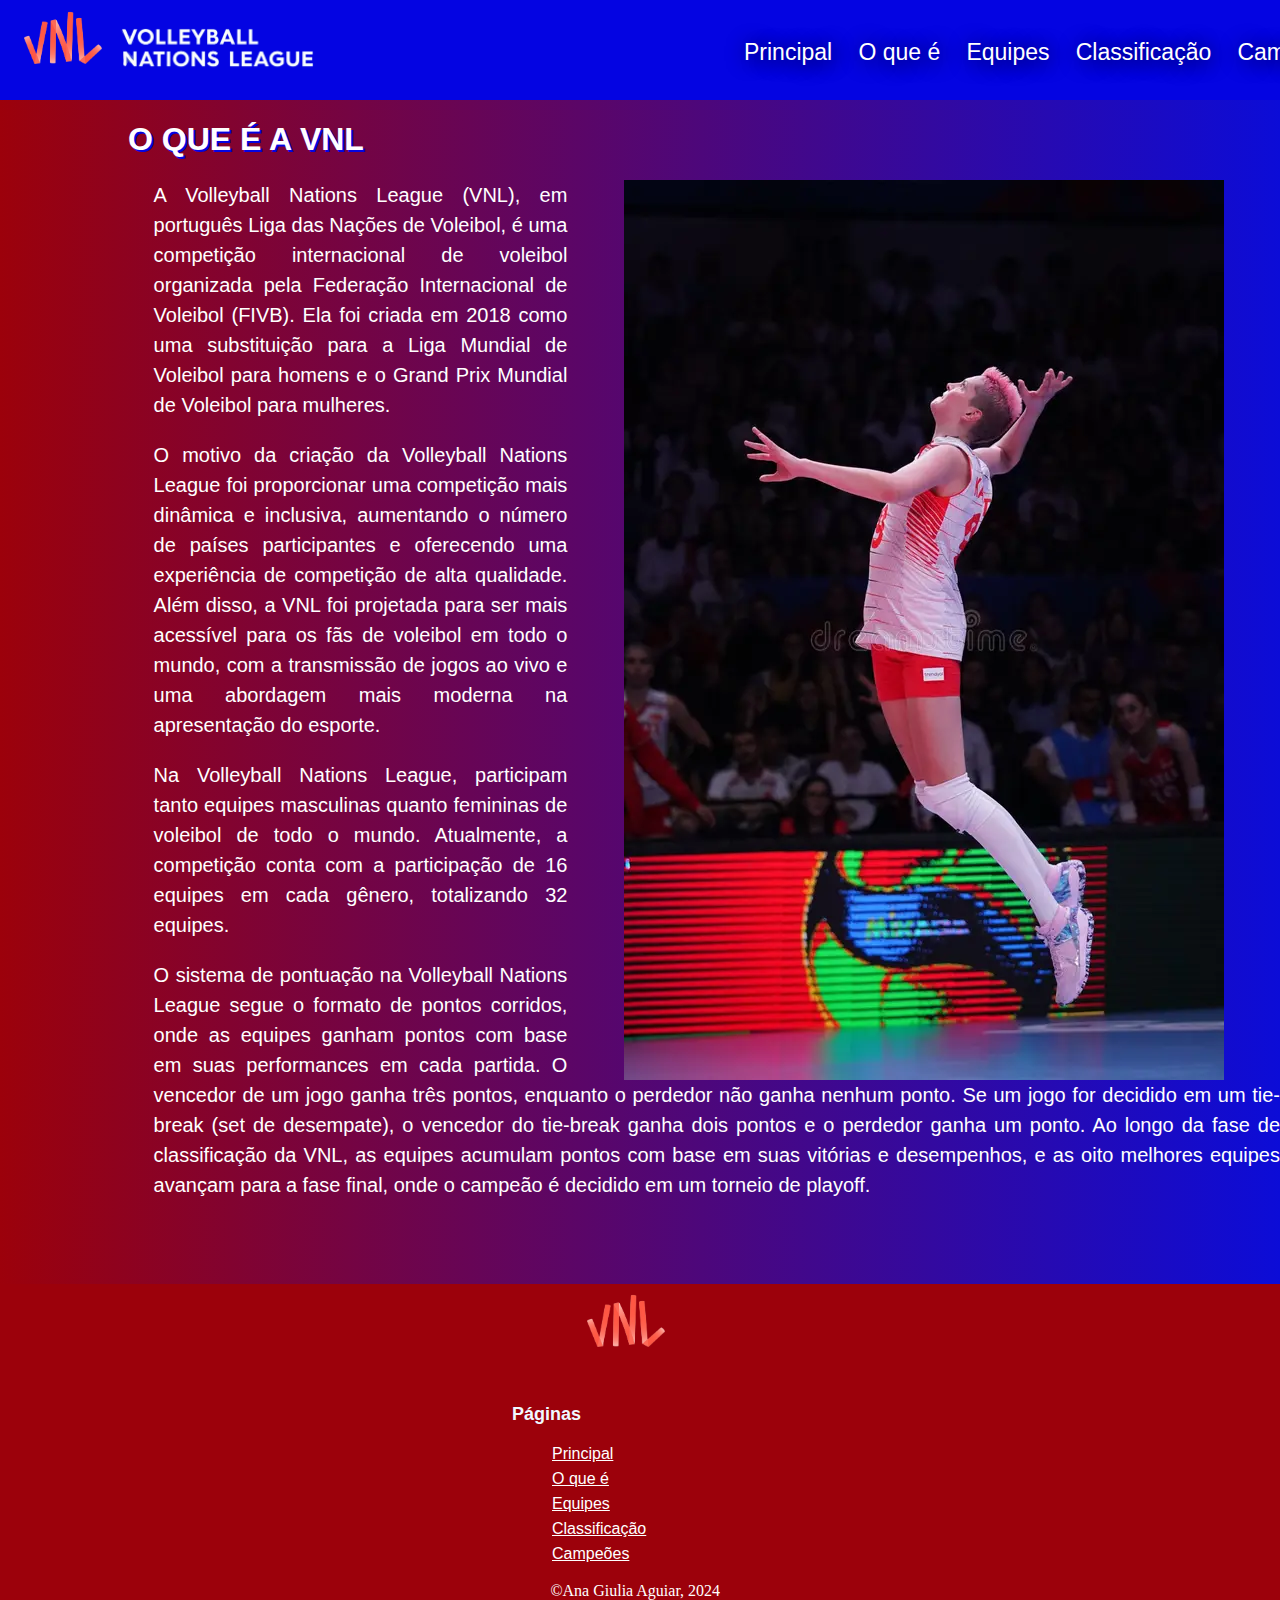
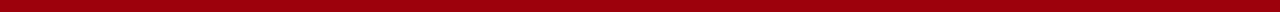
<file: oqe.html>
<!DOCTYPE html>
<html lang="pt-br">
<head>
    <meta charset="UTF-8">
    <meta name="viewport" content="width=device-width, initial-scale=1.0">
    <title>O que é a VNL</title>
    <link rel="stylesheet" href="style.css">
</head>
<body>
    <nav>
        <a href="index.html">
            <img id="img1Nav" src="img/vnl-logo-removebg-preview.png" alt="logo">
            <img id="img2Nav" src="img/logo-vnl-escirta-removebg-preview.png" alt="">
        </a>

        <ul>
            <li><a href="index.html">Principal</a></li>
            <li><a href="oqe.html"> O que é</a></li>
            <li><a href="equipes.html">Equipes</a></li>
            <li><a href="classificacao.html">Classificação</a></li>
            <li><a href="champs.html">Campeões</a></li>
        </ul>
    </nav>
    
    <div class="content">
        <h1>O QUE É A VNL</h1>
        <div class="contentTxt">
            <img class="img-pag2" src="img/karakurt.webp" alt="">
            <P>A Volleyball Nations League (VNL), em português Liga das Nações de Voleibol, é uma competição internacional de voleibol organizada pela Federação Internacional de Voleibol (FIVB). Ela foi criada em 2018 como uma substituição para a Liga Mundial de Voleibol para homens e o Grand Prix Mundial de Voleibol para mulheres.</P>
            <P>O motivo da criação da Volleyball Nations League foi proporcionar uma competição mais dinâmica e inclusiva, aumentando o número de países participantes e oferecendo uma experiência de competição de alta qualidade. Além disso, a VNL foi projetada para ser mais acessível para os fãs de voleibol em todo o mundo, com a transmissão de jogos ao vivo e uma abordagem mais moderna na apresentação do esporte.</P>
            <P>Na Volleyball Nations League, participam tanto equipes masculinas quanto femininas de voleibol de todo o mundo. Atualmente, a competição conta com a participação de 16 equipes em cada gênero, totalizando 32 equipes.</P>
            <P>O sistema de pontuação na Volleyball Nations League segue o formato de pontos corridos, onde as equipes ganham pontos com base em suas performances em cada partida. O vencedor de um jogo ganha três pontos, enquanto o perdedor não ganha nenhum ponto. Se um jogo for decidido em um tie-break (set de desempate), o vencedor do tie-break ganha dois pontos e o perdedor ganha um ponto. Ao longo da fase de classificação da VNL, as equipes acumulam pontos com base em suas vitórias e desempenhos, e as oito melhores equipes avançam para a fase final, onde o campeão é decidido em um torneio de playoff.</P>
        </div>
    </div>
    
    <footer>
        <div class="imgFooter">
            <img src="img/vnl-logo-removebg-preview.png" alt="">
        </div>
        <div class="pages">
            <h6>Páginas</h6>
            <ul>
                <li><a href="index.html">Principal</a></li>
                <li><a href="oqe.html"> O que é</a></li>
                <li><a href="equipes.html">Equipes</a></li>
                <li><a href="classificacao.html">Classificação</a></li>
                <li><a href="champs.html">Campeões</a></li>
            </ul>
        </div>    
        <div id="copy"> &COPY;Ana Giulia Aguiar, 2024</div>
        
    </footer>
</body>
</html>
</file>
<file: style.css>
body {
    margin: 0;
    padding: 0;
}

nav {
    background: #0404e2;
    width: 100%;
    height: 100px;
}
nav a {
    text-decoration: none;
    color: white;
}

nav #img1Nav {
    width: 100px;
    margin-left: 1%;
    margin-top: 1px;
}

nav #img2Nav {
    width: 200px;
    margin-top: none;
}

nav ul {
    list-style: none;
    width: 700px;
    font-size: 23px;
    font-family: sans-serif; 
    color: white;
    margin-left: 55%;
    margin-top: -40px;
}

nav li {
    display: inline-block;
    margin-right: 3%;
    text-shadow: 2px 2px 20px black;
}

nav li:hover {
    transform: scale(1.1);
}

nav, .landing {
   display: inline-block;
}

.landing {
    background-image: linear-gradient(to right, #f00e1c, #0c0cd7);
    width: 100%;
    height: 550px;
    padding-top: 0;
}

.landing h1 {
    font-family: sans-serif;
    font-size: 80px;
    padding-top: 5%;
    padding-left: 10%;
    color: rgb(230, 225, 225);
    text-shadow: 2px 2px #0404e2
}

.landing img {
    float: right;
    margin-top: -400px ;
    margin-right: 15%;
    opacity: 0.8;
    border-radius: 1%;
    rotate: 270deg;
    box-shadow: 2px 2px 20px black;
}

.landing, .sobre {
    display: inline-block;
}

.sobre {
    position: relative;
    width: 100%;
    height: 600px;
    background-size: cover;
}

.sobre::before {
    content: "";
    position: absolute;
    top: 0;
    left: 0;
    width: 100%;
    height: 100%;
    background-color: rgba(0,0,0,0.5);
}

.sobre h1 {
    position: relative;
    z-index: 1;
    font-size: 55px;
    font-family: sans-serif;
    color: white;
    text-shadow: 2px 2px #0404e2;
    padding-left: 10%;
    padding-top: 20%;
}

.button {
    background: #1313ec;
    width: 190px;
    border: 2px solid #1313ec;
    border-radius: 4px;
    box-shadow: 2px 2px 10px #f7f6f9;
    margin-left: 10%;
    margin-top: -20px;  
    padding: 5px 15px;
}

.button a {
    color: rgb(253, 252, 252);
    text-decoration: none;
    font-size: 20px;
    display: flex;
    justify-content: center;
    align-items: center;   
    position: relative;
    z-index: 1;
    font-family: Arial, Helvetica, sans-serif;
}

.button:hover {
    background: #9c010b;
    border: 2px solid #9c010b;
    box-shadow: 2px 2px 10px #f7f6f9;
}

nav, .content {
    display: inline-block;
}

.content {
    background-image: linear-gradient(to right, #9c010b, #0c0cd7);
    color: white;
    font-family: sans-serif;
    width: 100%;
    padding-bottom: 5%;
    
}

.content h1 {
    margin-left: 10%;
    text-shadow: 2px 2px #0404e2;
}

.contentTxt {
    font-size: 20px;
    line-height: 30px;
    margin-left: 12%;
    text-align: justify;
}

.img-pag2 {
    float:right;
    margin: auto 5%;
}



#titulo-equipes {
    font-size: 50px;
    margin-left: 40%;
    margin-right: 40%;
}

.tabela {
    display: grid;
    grid-template-columns: repeat(4,1fr);
    width: 70%;
    margin-left: 15%;
    margin-right: 15%;
    margin-top: 4%;

}

.item {
    border: 2px solid;
    width: 250px;
    height: 170px;
    margin-bottom: 20px;
    background-size: cover;
    background-repeat: no-repeat;
    overflow: hidden;
    box-shadow: 2px 2px 20px black;
    border: none;
    border-radius: 10px;
}

.item:hover {
    transform: scale(1.15);
    
}

.item a {
    text-decoration: none;
    
}

.blackbox {
    width: 100%;
    height: 100%;
    background: black;
    opacity: 0;
    padding-top:10px ;
    transition: 0.3s;
}

.blackbox:hover {
    opacity: 0.7;
}

.blackbox-text {
    text-align: center;
    margin-top: 20%;
    color: white;

}


.equipes p {
    width: 40%;
    margin-left: 15%;
    font-size: 22px;
    line-height: 30px;
    text-align: justify;
}

.equipes img{
    float: right;
    margin-right: 5%;
    box-shadow: 2px 2px 20px black;
    border-radius: 10px;
}

.paises {
    margin-bottom: 12%;
}

.paises h1 {
    margin-top: 5%;
    font-size: 45px;
    text-transform: uppercase;
}

#brasil-img {
    margin-top: -425px;
}

.paises img {
    width: 550px;
}

#bulgaria-img {
    margin-top: -415px;
}

#canada-img {
    margin-top: -515px;
}

#china-img {
    margin-top: -515px;
}

#rep-img {
    margin-top: -515px;
}

#franca-img {
    margin-top: -480px;
}

#alemanha-img {
    margin-top: -415px;
}

#italia-img {
    margin-top: -460px;
}

#japao-img {
    margin-top: -490px;
}

#coreia-img {
    margin-top: -460px;
}

#holanda-img {
    margin-top: -420px;
}

#polonia-img {
    margin-top: -425px;
}

#servia-img {
    margin-top: -415px;
}

#tailandia-img {
    margin-top: -415px;
}

#turquia-img {
    margin-top: -365px;
}

#eua-img {
    margin-top: -580px;
}

.classificacao {
    margin-left: 20%;
    margin-right: 20%;
    margin-bottom: 4%;
    box-shadow: 5px 5px 20px black;
}

.classificacao th {
    padding: 2%;
    font-size: 30px;
}

.classificacao td {
    padding-left: 5% ;
    justify-items: center;
    font-size: 20px;
}

* {
    box-sizing: border-box;
  }

.timeline {
    position: relative;
    max-width: 1200px;
    margin: 0 auto;
}

.conteudo h2 {
    text-shadow: 2px 1.5px #f00e1c;
}

.timeline::after {
    content: '';
    position: absolute;
    width: 6px;
    background-color: white;
    top: 0;
    bottom: 0;
    left: 50%;
    margin-left: -3px;
}

.container {
    padding: 10px 40px;
    position: relative;
    background-color: inherit;
    width: 50%;
}

.container::after {
    content: '';
    position: absolute;
    width: 25px;
    height: 25px;
    right: -17px;
    background-color: white;
    border: 4px solid #FF9F55;
    top: 15px;
    border-radius: 50%;
    z-index: 1;
}

.left {
    left: 0;
}

.right {
    left: 50%;
}

.left::before {
    content: " ";
    height: 0;
    position: absolute;
    top: 22px;
    width: 0;
    z-index: 1;
    right: 30px;
    border: medium solid white;
    border-width: 10px 0 10px 10px;
    border-color: transparent transparent transparent white;
}

.right::before {
    content: " ";
    height: 0;
    position: absolute;
    top: 22px;
    width: 0;
    z-index: 1;
    left: 30px;
    border: medium solid white;
    border-width: 10px 10px 10px 0;
    border-color: transparent white transparent transparent;
}

.right::after {
    left: -16px;
}

.conteudo {
    padding: 20px 30px;
    background-color: white;
    position: relative;
    border-radius: 6px;
    color: #0404e2;
    height: 435px;
}

.conteudo img {
    width: 100%;
    margin-top: 10px;
    padding-left: 25px;

}

@media screen and (max-width: 600px) {
    /* Place the timelime to the left */
      .timeline::after {
        left: 31px;
      }

      .container {
        width: 100%;
        padding-left: 70px;
        padding-right: 25px;
      }

      .container::before {
        left: 60px;
        border: medium solid white;
        border-width: 10px 10px 10px 0;
        border-color: transparent white transparent transparent;
      }

      .left::after, .right::after {
        left: 15px;
      }

      .right {
        left: 0%;
      }
    }



footer {
    width: 100%;
    background: #9c010b;
    padding-bottom: 1%;
}

footer img {
    width: 100px;
    margin-left: 45%;
    margin-right: 45%;

}

footer ul {
    list-style: none;
    line-height: 25px;
}

footer h6 {
    font-size: 18px;
    font-weight: 5px;
    margin-bottom: 10px;
    
}

footer .pages {
    margin-left: 40%;
    color: aliceblue;
    font-family: sans-serif;
    
}

footer a {
    color: white;
}

footer #copy {
    margin-left: 43%;
    color: white;
}
</file>
